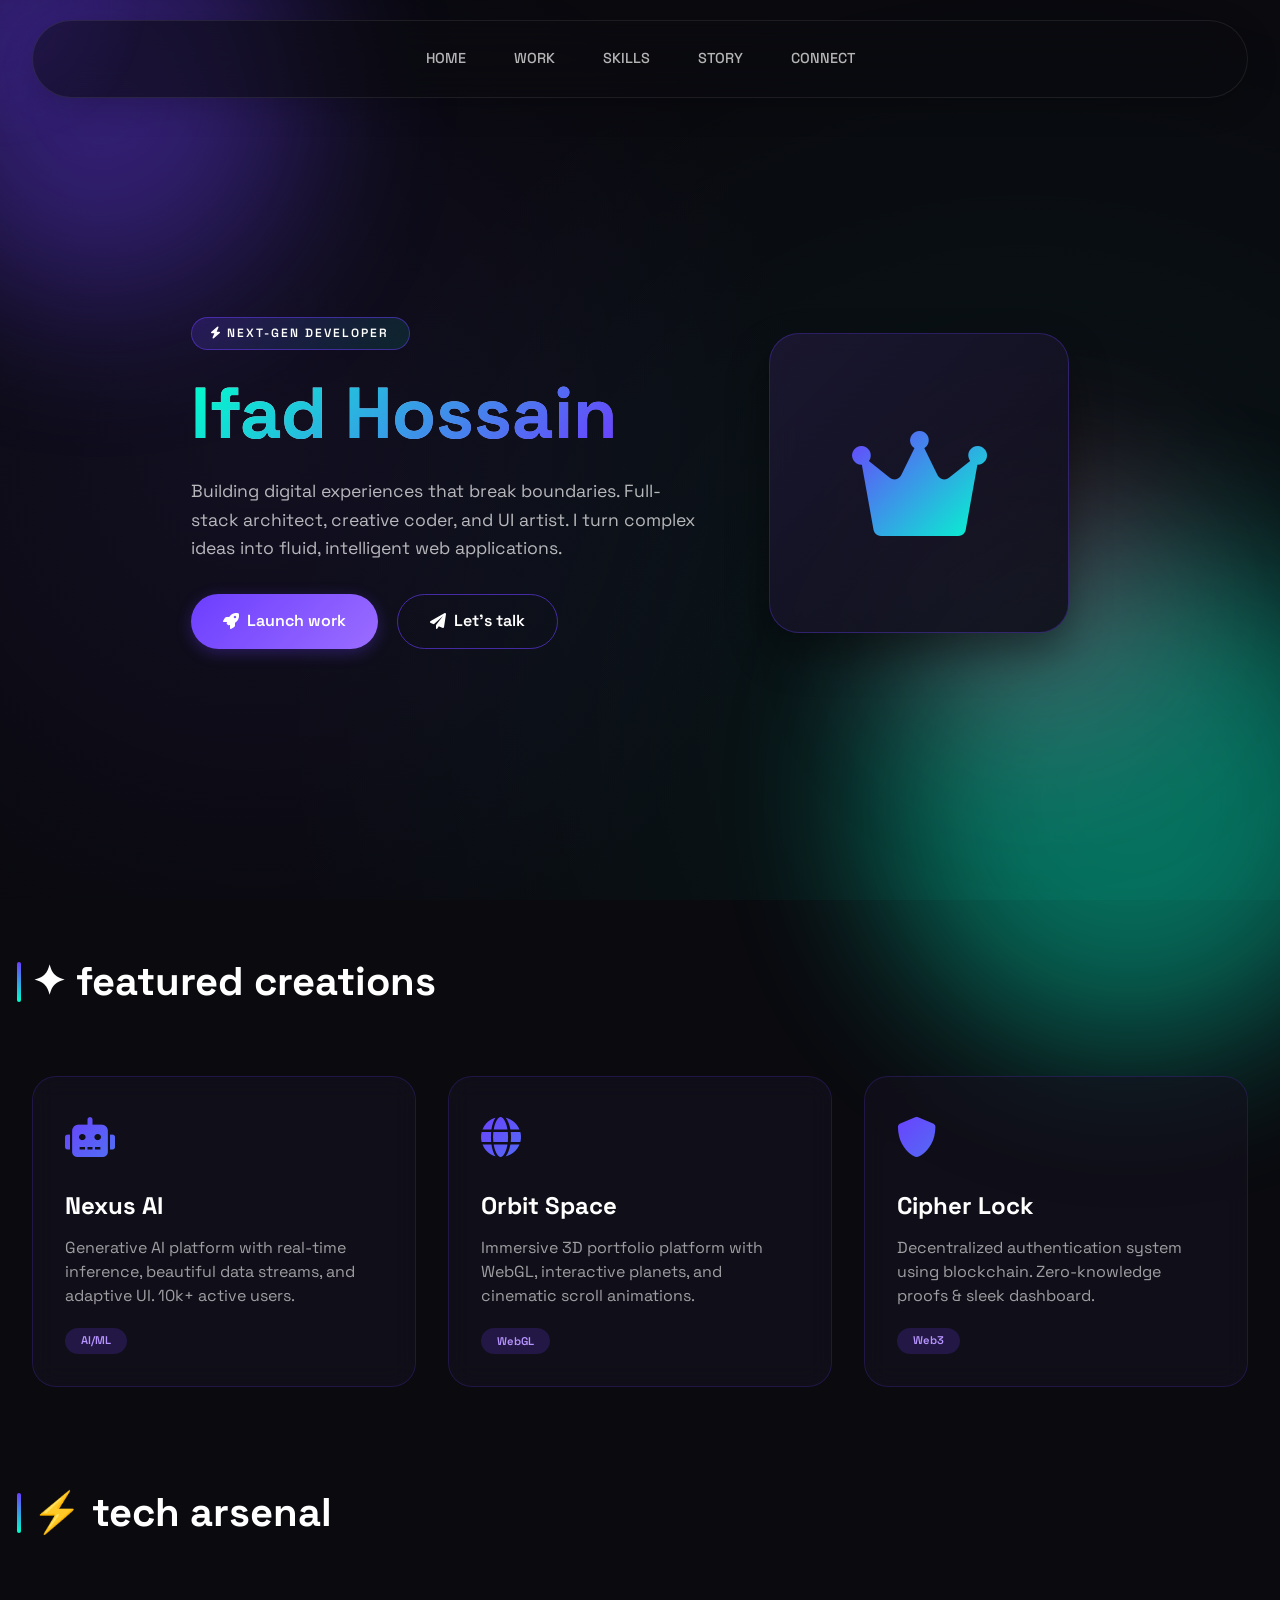
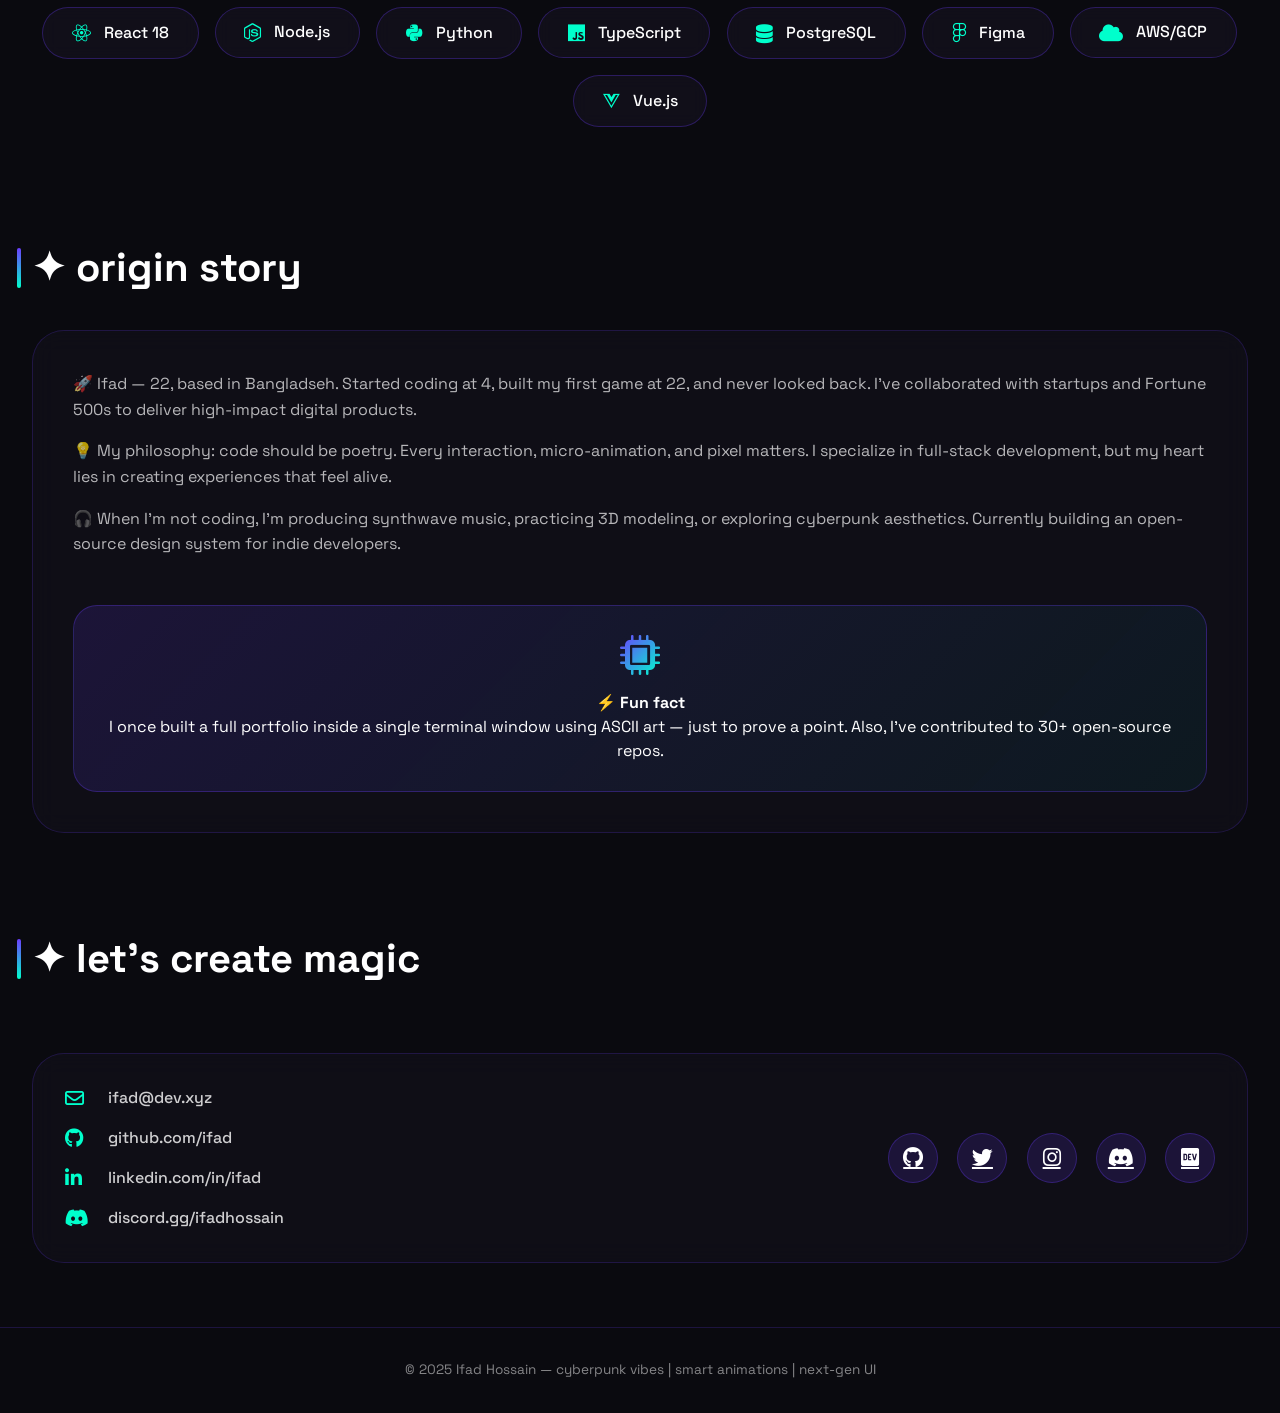
<file: 715490/index.html>
<!DOCTYPE html>
<html lang="en">
<head>
  <meta charset="UTF-8">
  <meta name="viewport" content="width=device-width, initial-scale=1.0, user-scalable=yes">
  <title>Ifad | Cyberpunk Portfolio</title>
  <!-- Google Fonts -->
  <link href="https://fonts.googleapis.com/css2?family=Space+Grotesk:wght@300;400;500;600;700&display=swap" rel="stylesheet">
  <!-- Font Awesome 6 -->
  <link rel="stylesheet" href="https://cdnjs.cloudflare.com/ajax/libs/font-awesome/6.0.0-beta3/css/all.min.css">
  <style>
    * {
      margin: 0;
      padding: 0;
      box-sizing: border-box;
    }

    body {
      font-family: 'Space Grotesk', sans-serif;
      background: #0a0a0f;
      color: #ffffff;
      line-height: 1.5;
      overflow-x: hidden;
    }

    /* animated gradient background */
    body::before {
      content: '';
      position: fixed;
      top: 0;
      left: 0;
      width: 100%;
      height: 100%;
      background: radial-gradient(circle at 20% 50%, rgba(120, 80, 255, 0.08) 0%, transparent 50%),
                  radial-gradient(circle at 80% 80%, rgba(0, 255, 200, 0.06) 0%, transparent 60%);
      pointer-events: none;
      z-index: -2;
    }

    /* floating orbs */
    .orb {
      position: fixed;
      border-radius: 50%;
      filter: blur(80px);
      opacity: 0.4;
      pointer-events: none;
      z-index: -1;
      animation: float 20s infinite ease-in-out;
    }
    .orb1 { width: 400px; height: 400px; background: #6c3eff; top: -100px; left: -100px; }
    .orb2 { width: 500px; height: 500px; background: #00ffcc; bottom: -150px; right: -100px; animation-delay: -5s; }
    .orb3 { width: 300px; height: 300px; background: #ff3e8c; top: 50%; left: 70%; animation-delay: -10s; opacity: 0.2; }

    @keyframes float {
      0%, 100% { transform: translate(0, 0) scale(1); }
      33% { transform: translate(30px, -30px) scale(1.05); }
      66% { transform: translate(-20px, 20px) scale(0.95); }
    }

    .container {
      max-width: 1300px;
      margin: 0 auto;
      padding: 0 2rem;
    }

    /* navbar - ultra modern glass */
    .navbar {
      padding: 1.2rem 0;
      display: flex;
      justify-content: center;
      gap: 3rem;
      position: sticky;
      top: 20px;
      z-index: 100;
      margin: 0 2rem;
      background: rgba(10, 10, 15, 0.6);
      backdrop-filter: blur(20px);
      border-radius: 60px;
      border: 1px solid rgba(255, 255, 255, 0.08);
      box-shadow: 0 8px 32px rgba(0, 0, 0, 0.2);
    }

    .navbar a {
      text-decoration: none;
      font-weight: 500;
      color: rgba(255, 255, 255, 0.7);
      font-size: 0.9rem;
      transition: all 0.3s cubic-bezier(0.2, 0.9, 0.4, 1.1);
      padding: 0.5rem 0;
      position: relative;
    }

    .navbar a::before {
      content: '';
      position: absolute;
      bottom: 0;
      left: 0;
      width: 0;
      height: 2px;
      background: linear-gradient(90deg, #6c3eff, #00ffcc);
      transition: width 0.3s ease;
    }

    .navbar a:hover::before {
      width: 100%;
    }

    .navbar a:hover {
      color: #ffffff;
      transform: translateY(-2px);
    }

    /* hero section */
    .hero {
      min-height: 90vh;
      display: flex;
      align-items: center;
      padding: 4rem 0;
    }

    .hero-content {
      display: flex;
      flex-wrap: wrap;
      align-items: center;
      justify-content: space-between;
      gap: 3rem;
    }

    .hero-text {
      flex: 1.2;
    }

    .glow-badge {
      display: inline-block;
      background: linear-gradient(135deg, rgba(108, 62, 255, 0.2), rgba(0, 255, 204, 0.1));
      padding: 0.4rem 1.2rem;
      border-radius: 40px;
      font-size: 0.75rem;
      font-weight: 600;
      letter-spacing: 2px;
      border: 1px solid rgba(108, 62, 255, 0.5);
      margin-bottom: 1.5rem;
      backdrop-filter: blur(4px);
    }

    .hero-text h1 {
      font-size: 4.5rem;
      font-weight: 700;
      line-height: 1.1;
      margin-bottom: 1.2rem;
      background: linear-gradient(135deg, #ffffff, #a8b2ff, #6c3eff);
      background-clip: text;
      -webkit-background-clip: text;
      color: transparent;
    }

    .hero-text .highlight {
      background: linear-gradient(135deg, #00ffcc, #6c3eff);
      background-clip: text;
      -webkit-background-clip: text;
      color: transparent;
      display: inline-block;
    }

    .hero-text p {
      font-size: 1.1rem;
      color: rgba(255, 255, 255, 0.7);
      max-width: 550px;
      margin: 1.5rem 0 2rem;
      line-height: 1.6;
    }

    .btn-group {
      display: flex;
      gap: 1.2rem;
      flex-wrap: wrap;
    }

    .btn-primary {
      background: linear-gradient(135deg, #6c3eff, #9b6dff);
      padding: 0.9rem 2rem;
      border-radius: 40px;
      text-decoration: none;
      font-weight: 600;
      transition: all 0.3s ease;
      box-shadow: 0 4px 15px rgba(108, 62, 255, 0.3);
      border: none;
      color: white;
      display: inline-flex;
      align-items: center;
      gap: 8px;
    }

    .btn-primary:hover {
      transform: translateY(-3px);
      box-shadow: 0 8px 25px rgba(108, 62, 255, 0.5);
      background: linear-gradient(135deg, #7d4eff, #ad7dff);
    }

    .btn-outline {
      background: transparent;
      border: 1.5px solid rgba(108, 62, 255, 0.6);
      padding: 0.9rem 2rem;
      border-radius: 40px;
      text-decoration: none;
      font-weight: 600;
      transition: all 0.3s ease;
      color: white;
      display: inline-flex;
      align-items: center;
      gap: 8px;
    }

    .btn-outline:hover {
      border-color: #6c3eff;
      background: rgba(108, 62, 255, 0.1);
      transform: translateY(-3px);
    }

    /* 3D tilt card avatar */
    .hero-avatar {
      flex: 0.8;
      display: flex;
      justify-content: center;
      perspective: 1000px;
    }

    .avatar-card {
      background: linear-gradient(135deg, rgba(30, 25, 55, 0.8), rgba(15, 15, 25, 0.9));
      width: 300px;
      height: 300px;
      border-radius: 30px;
      display: flex;
      align-items: center;
      justify-content: center;
      backdrop-filter: blur(10px);
      border: 1px solid rgba(108, 62, 255, 0.3);
      transition: all 0.4s ease;
      box-shadow: 0 20px 40px rgba(0, 0, 0, 0.4);
      transform-style: preserve-3d;
    }

    .avatar-card:hover {
      transform: rotateX(5deg) rotateY(10deg) translateY(-10px);
      border-color: rgba(108, 62, 255, 0.8);
      box-shadow: 0 30px 50px rgba(108, 62, 255, 0.2);
    }

    .avatar-card i {
      font-size: 120px;
      background: linear-gradient(135deg, #6c3eff, #00ffcc);
      background-clip: text;
      -webkit-background-clip: text;
      color: transparent;
    }

    /* section titles with neon */
    .section-title {
      font-size: 2.5rem;
      font-weight: 700;
      margin: 4rem 0 2rem;
      position: relative;
      display: inline-block;
    }

    .section-title::before {
      content: '';
      position: absolute;
      left: -15px;
      top: 50%;
      transform: translateY(-50%);
      width: 4px;
      height: 40px;
      background: linear-gradient(180deg, #6c3eff, #00ffcc);
      border-radius: 4px;
    }

    /* projects - modern glass cards */
    .projects-grid {
      display: grid;
      grid-template-columns: repeat(auto-fill, minmax(320px, 1fr));
      gap: 2rem;
      margin: 2rem 0;
    }

    .project-card {
      background: rgba(20, 18, 30, 0.6);
      backdrop-filter: blur(12px);
      border-radius: 24px;
      padding: 2rem;
      transition: all 0.4s cubic-bezier(0.2, 0.9, 0.4, 1.1);
      border: 1px solid rgba(108, 62, 255, 0.2);
      cursor: pointer;
      position: relative;
      overflow: hidden;
    }

    .project-card::before {
      content: '';
      position: absolute;
      top: 0;
      left: -100%;
      width: 100%;
      height: 100%;
      background: linear-gradient(90deg, transparent, rgba(108, 62, 255, 0.1), transparent);
      transition: left 0.5s ease;
    }

    .project-card:hover::before {
      left: 100%;
    }

    .project-card:hover {
      transform: translateY(-10px) scale(1.02);
      border-color: rgba(108, 62, 255, 0.6);
      box-shadow: 0 20px 40px rgba(0, 0, 0, 0.4), 0 0 20px rgba(108, 62, 255, 0.2);
    }

    .project-icon {
      font-size: 2.5rem;
      background: linear-gradient(135deg, #6c3eff, #00ffcc);
      background-clip: text;
      -webkit-background-clip: text;
      color: transparent;
      margin-bottom: 1.2rem;
    }

    .project-card h3 {
      font-size: 1.5rem;
      margin-bottom: 0.75rem;
    }

    .project-card p {
      color: rgba(255, 255, 255, 0.6);
      margin-bottom: 1.2rem;
      line-height: 1.5;
    }

    .project-tag {
      display: inline-block;
      background: rgba(108, 62, 255, 0.2);
      padding: 0.3rem 1rem;
      border-radius: 20px;
      font-size: 0.7rem;
      font-weight: 600;
      color: #b794ff;
    }

    /* skills - animated chips */
    .skills-wrapper {
      display: flex;
      flex-wrap: wrap;
      gap: 1rem;
      margin: 2rem 0 3rem;
      justify-content: center;
    }

    .skill-item {
      background: rgba(20, 18, 30, 0.7);
      backdrop-filter: blur(8px);
      padding: 0.8rem 1.8rem;
      border-radius: 50px;
      display: inline-flex;
      align-items: center;
      gap: 0.8rem;
      font-weight: 500;
      transition: all 0.3s ease;
      border: 1px solid rgba(108, 62, 255, 0.3);
      cursor: pointer;
    }

    .skill-item i {
      font-size: 1.2rem;
      color: #00ffcc;
    }

    .skill-item:hover {
      transform: translateY(-5px) scale(1.05);
      border-color: #6c3eff;
      background: rgba(108, 62, 255, 0.2);
      box-shadow: 0 10px 20px rgba(108, 62, 255, 0.2);
    }

    /* about - modern glass */
    .about-content {
      display: flex;
      flex-wrap: wrap;
      gap: 2rem;
      background: rgba(20, 18, 30, 0.5);
      backdrop-filter: blur(12px);
      border-radius: 32px;
      padding: 2.5rem;
      margin-bottom: 2rem;
      border: 1px solid rgba(108, 62, 255, 0.2);
    }

    .about-text p {
      margin-bottom: 1rem;
      color: rgba(255, 255, 255, 0.7);
      line-height: 1.6;
    }

    .about-highlight {
      flex: 1;
      background: linear-gradient(135deg, rgba(108, 62, 255, 0.15), rgba(0, 255, 204, 0.05));
      border-radius: 24px;
      padding: 1.8rem;
      text-align: center;
      border: 1px solid rgba(108, 62, 255, 0.3);
    }

    .about-highlight i {
      font-size: 2.5rem;
      background: linear-gradient(135deg, #6c3eff, #00ffcc);
      background-clip: text;
      -webkit-background-clip: text;
      color: transparent;
      margin-bottom: 1rem;
    }

    /* contact - futuristic */
    .contact-flex {
      display: flex;
      flex-wrap: wrap;
      gap: 2rem;
      justify-content: space-between;
      align-items: center;
      margin: 2rem 0 4rem;
      background: rgba(20, 18, 30, 0.5);
      backdrop-filter: blur(12px);
      border-radius: 32px;
      padding: 2rem;
      border: 1px solid rgba(108, 62, 255, 0.2);
    }

    .contact-info {
      display: flex;
      flex-direction: column;
      gap: 1rem;
    }

    .contact-info a {
      text-decoration: none;
      color: rgba(255, 255, 255, 0.8);
      font-weight: 500;
      display: inline-flex;
      align-items: center;
      gap: 0.8rem;
      transition: all 0.2s;
    }

    .contact-info a i {
      width: 30px;
      font-size: 1.2rem;
      color: #00ffcc;
    }

    .contact-info a:hover {
      color: #00ffcc;
      transform: translateX(8px);
    }

    .social-links {
      display: flex;
      gap: 1.2rem;
    }

    .social-links a {
      background: rgba(108, 62, 255, 0.15);
      width: 50px;
      height: 50px;
      border-radius: 50%;
      display: inline-flex;
      align-items: center;
      justify-content: center;
      color: white;
      font-size: 1.3rem;
      transition: all 0.3s ease;
      border: 1px solid rgba(108, 62, 255, 0.3);
    }

    .social-links a:hover {
      background: linear-gradient(135deg, #6c3eff, #00ffcc);
      transform: translateY(-5px) rotate(360deg);
      border-color: transparent;
    }

    footer {
      text-align: center;
      padding: 2rem;
      border-top: 1px solid rgba(108, 62, 255, 0.2);
      color: rgba(255, 255, 255, 0.5);
      font-size: 0.85rem;
    }

    /* scroll animations */
    .fade-up {
      opacity: 0;
      transform: translateY(40px);
      transition: all 0.7s cubic-bezier(0.2, 0.9, 0.4, 1.2);
    }

    .fade-up.appear {
      opacity: 1;
      transform: translateY(0);
    }

    /* cursor glow effect */
    .cursor-glow {
      width: 300px;
      height: 300px;
      background: radial-gradient(circle, rgba(108, 62, 255, 0.15) 0%, transparent 70%);
      position: fixed;
      pointer-events: none;
      border-radius: 50%;
      z-index: 9999;
      transition: transform 0.1s ease;
      transform: translate(-50%, -50%);
    }

    @media (max-width: 780px) {
      .hero-text h1 { font-size: 2.8rem; }
      .avatar-card { width: 220px; height: 220px; }
      .avatar-card i { font-size: 80px; }
      .navbar { gap: 1.5rem; margin: 0 1rem; }
      .container { padding: 0 1.2rem; }
      .section-title { font-size: 2rem; }
    }
  </style>
</head>
<body>

<div class="cursor-glow" id="cursorGlow"></div>
<div class="orb orb1"></div>
<div class="orb orb2"></div>
<div class="orb orb3"></div>

<nav class="navbar">
  <a href="#home">HOME</a>
  <a href="#projects">WORK</a>
  <a href="#skills">SKILLS</a>
  <a href="#about">STORY</a>
  <a href="#contact">CONNECT</a>
</nav>

<main>
  <section id="home" class="hero">
    <div class="container hero-content">
      <div class="hero-text">
        <div class="glow-badge">
          <i class="fas fa-bolt"></i> NEXT-GEN DEVELOPER
        </div>
        <h1> <span class="highlight">Ifad Hossain</span></h1>
        <p>Building digital experiences that break boundaries. Full-stack architect, creative coder, and UI artist. I turn complex ideas into fluid, intelligent web applications.</p>
        <div class="btn-group">
          <a href="#projects" class="btn-primary"><i class="fas fa-rocket"></i> Launch work</a>
          <a href="#contact" class="btn-outline"><i class="fas fa-paper-plane"></i> Let's talk</a>
        </div>
      </div>
      <div class="hero-avatar">
        <div class="avatar-card">
          <i class="fas fa-crown"></i>
        </div>
      </div>
    </div>
  </section>

  <div class="container" id="projects">
    <h2 class="section-title fade-up">✦ featured creations</h2>
    <div class="projects-grid">
      <div class="project-card fade-up">
        <div class="project-icon"><i class="fas fa-robot"></i></div>
        <h3>Nexus AI</h3>
        <p>Generative AI platform with real-time inference, beautiful data streams, and adaptive UI. 10k+ active users.</p>
        <span class="project-tag">AI/ML</span>
      </div>
      <div class="project-card fade-up">
        <div class="project-icon"><i class="fas fa-globe"></i></div>
        <h3>Orbit Space</h3>
        <p>Immersive 3D portfolio platform with WebGL, interactive planets, and cinematic scroll animations.</p>
        <span class="project-tag">WebGL</span>
      </div>
      <div class="project-card fade-up">
        <div class="project-icon"><i class="fas fa-shield-alt"></i></div>
        <h3>Cipher Lock</h3>
        <p>Decentralized authentication system using blockchain. Zero-knowledge proofs & sleek dashboard.</p>
        <span class="project-tag">Web3</span>
      </div>
    </div>
  </div>

  <div class="container" id="skills">
    <h2 class="section-title fade-up">⚡ tech arsenal</h2>
    <div class="skills-wrapper">
      <div class="skill-item fade-up"><i class="fab fa-react"></i> React 18</div>
      <div class="skill-item fade-up"><i class="fab fa-node-js"></i> Node.js</div>
      <div class="skill-item fade-up"><i class="fab fa-python"></i> Python</div>
      <div class="skill-item fade-up"><i class="fab fa-js"></i> TypeScript</div>
      <div class="skill-item fade-up"><i class="fas fa-database"></i> PostgreSQL</div>
      <div class="skill-item fade-up"><i class="fab fa-figma"></i> Figma</div>
      <div class="skill-item fade-up"><i class="fas fa-cloud"></i> AWS/GCP</div>
      <div class="skill-item fade-up"><i class="fab fa-vuejs"></i> Vue.js</div>
    </div>
  </div>

  <div class="container" id="about">
    <h2 class="section-title fade-up">✦ origin story</h2>
    <div class="about-content fade-up">
      <div class="about-text">
        <p>🚀 Ifad — 22, based in Bangladseh. Started coding at 4, built my first game at 22, and never looked back. I've collaborated with startups and Fortune 500s to deliver high-impact digital products.</p>
        <p>💡 My philosophy: code should be poetry. Every interaction, micro-animation, and pixel matters. I specialize in full-stack development, but my heart lies in creating experiences that feel alive.</p>
        <p>🎧 When I'm not coding, I'm producing synthwave music, practicing 3D modeling, or exploring cyberpunk aesthetics. Currently building an open-source design system for indie developers.</p>
      </div>
      <div class="about-highlight">
        <i class="fas fa-microchip"></i>
        <h4>⚡ Fun fact</h4>
        <p>I once built a full portfolio inside a single terminal window using ASCII art — just to prove a point. Also, I've contributed to 30+ open-source repos.</p>
      </div>
    </div>
  </div>

  <div class="container" id="contact">
    <h2 class="section-title fade-up">✦ let's create magic</h2>
    <div class="contact-flex fade-up">
      <div class="contact-info">
        <a href="mailto:nova.cipher@dev.xyz"><i class="far fa-envelope"></i> ifad@dev.xyz</a>
        <a href="#"><i class="fab fa-github"></i> github.com/ifad</a>
        <a href="#"><i class="fab fa-linkedin-in"></i> linkedin.com/in/ifad</a>
        <a href="#"><i class="fab fa-discord"></i> discord.gg/ifadhossain</a>
      </div>
      <div class="social-links">
        <a href="#"><i class="fab fa-github"></i></a>
        <a href="#"><i class="fab fa-twitter"></i></a>
        <a href="#"><i class="fab fa-instagram"></i></a>
        <a href="#"><i class="fab fa-discord"></i></a>
        <a href="#"><i class="fab fa-dev"></i></a>
      </div>
    </div>
  </div>
</main>

<footer>
  <p>© 2025 Ifad Hossain — cyberpunk vibes | smart animations | next-gen UI</p>
</footer>

<script>
  // cursor glow effect
  const cursor = document.getElementById('cursorGlow');
  document.addEventListener('mousemove', (e) => {
    cursor.style.left = e.clientX + 'px';
    cursor.style.top = e.clientY + 'px';
  });

  // Intersection Observer for fade-up animations
  const fadeElements = document.querySelectorAll('.fade-up');
  const observer = new IntersectionObserver((entries) => {
    entries.forEach(entry => {
      if (entry.isIntersecting) {
        entry.target.classList.add('appear');
        observer.unobserve(entry.target);
      }
    });
  }, { threshold: 0.15, rootMargin: "0px 0px -50px 0px" });

  fadeElements.forEach(el => observer.observe(el));

  // manual check on load
  window.addEventListener('load', () => {
    fadeElements.forEach(el => {
      const rect = el.getBoundingClientRect();
      if (rect.top < window.innerHeight - 100) {
        el.classList.add('appear');
        observer.unobserve(el);
      }
    });
  });

  // smooth scroll for navbar
  document.querySelectorAll('.navbar a').forEach(anchor => {
    anchor.addEventListener('click', function(e) {
      const targetId = this.getAttribute('href');
      if (targetId && targetId.startsWith('#') && targetId.length > 1) {
        e.preventDefault();
        const target = document.querySelector(targetId);
        if (target) {
          target.scrollIntoView({ behavior: 'smooth', block: 'start' });
          history.pushState(null, null, targetId);
        }
      }
    });
  });

  // parallax tilt for avatar card
  const avatar = document.querySelector('.avatar-card');
  if (avatar) {
    document.addEventListener('mousemove', (e) => {
      const rect = avatar.getBoundingClientRect();
      const x = (e.clientX - rect.left - rect.width / 2) / 25;
      const y = (e.clientY - rect.top - rect.height / 2) / 25;
      avatar.style.transform = `rotateX(${y}deg) rotateY(${x}deg) translateY(-5px)`;
    });
    document.addEventListener('mouseleave', () => {
      avatar.style.transform = 'rotateX(0deg) rotateY(0deg) translateY(0px)';
    });
  }
</script>
</body>
</html>
</file>
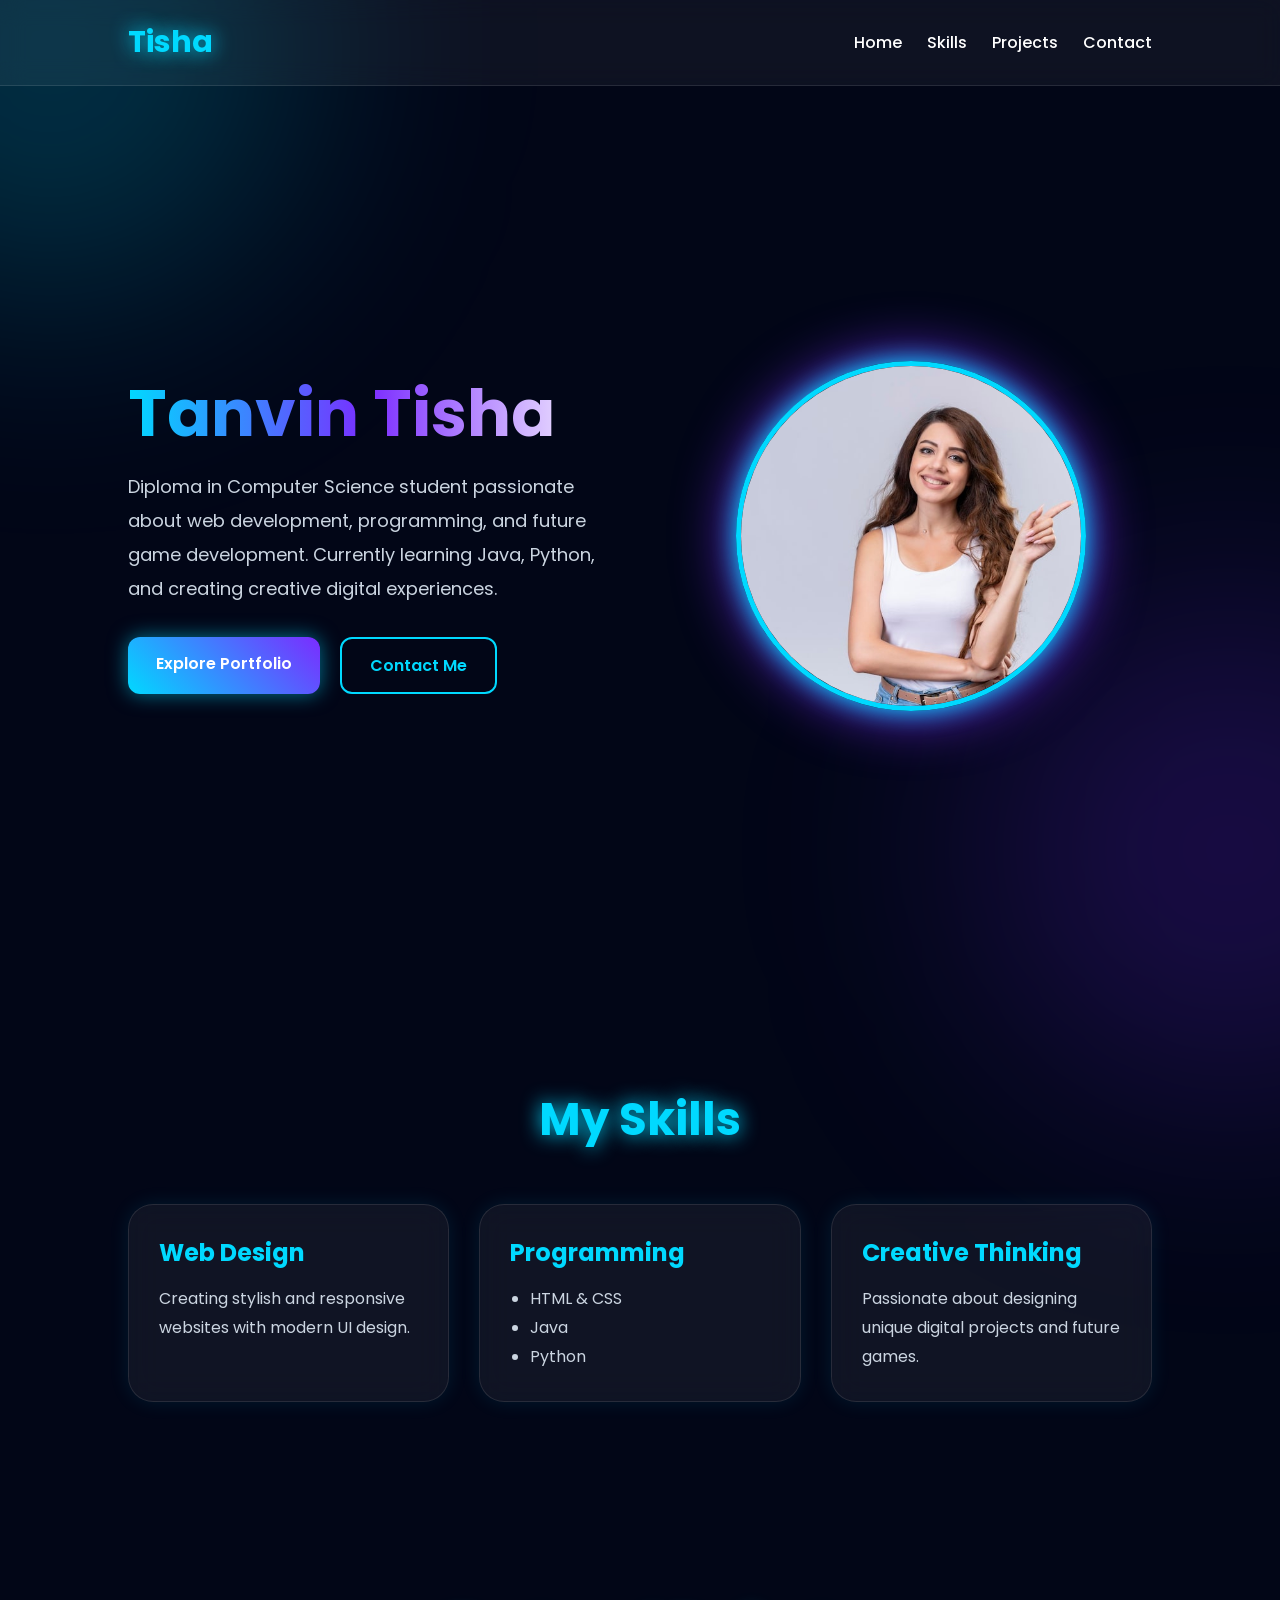
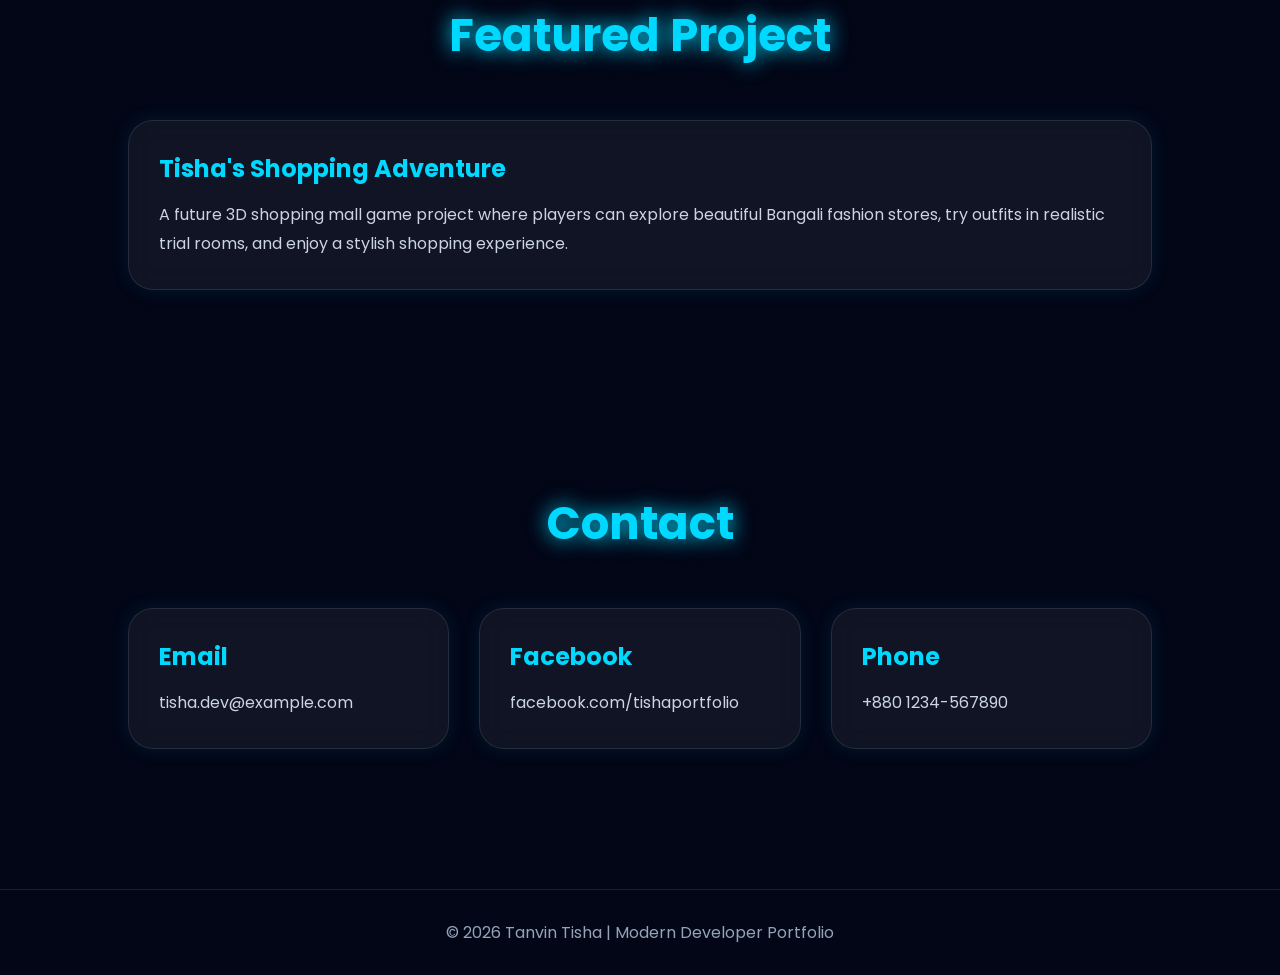
<file: assets/715458/index.html>
<!doctype html>
<html lang="en">
  <head>
    <meta charset="UTF-8" />
    <meta name="viewport" content="width=device-width, initial-scale=1.0" />
    <title>Tanvin Tisha | Portfolio</title>

    <link rel="preconnect" href="https://fonts.googleapis.com" />
    <link rel="preconnect" href="https://fonts.gstatic.com" crossorigin />

    <link
      href="https://fonts.googleapis.com/css2?family=Poppins:wght@300;400;500;600;700;800&display=swap"
      rel="stylesheet"
    />
    <link rel="stylesheet" href="style.css" />
  </head>

  <body>
    <nav>
      <h1>Tisha</h1>

      <ul>
        <li><a href="#">Home</a></li>
        <li><a href="#">Skills</a></li>
        <li><a href="#">Projects</a></li>
        <li><a href="#">Contact</a></li>
      </ul>
    </nav>

    <section class="hero">
      <div class="hero-text">
        <h2>Tanvin Tisha</h2>

        <p>
          Diploma in Computer Science student passionate about web development,
          programming, and future game development. Currently learning Java,
          Python, and creating creative digital experiences.
        </p>

        <div class="buttons">
          <a href="#" class="btn btn-primary">Explore Portfolio</a>

          <a href="#" class="btn btn-secondary">Contact Me</a>
        </div>
      </div>

      <div class="hero-image">
        <img src="profile.jpeg" alt="Profile" />
      </div>
    </section>

    <section>
      <h2 class="title">My Skills</h2>

      <div class="cards">
        <div class="card">
          <h3>Web Design</h3>
          <p>Creating stylish and responsive websites with modern UI design.</p>
        </div>

        <div class="card">
          <h3>Programming</h3>

          <ul>
            <li>HTML & CSS</li>
            <li>Java</li>
            <li>Python</li>
          </ul>
        </div>

        <div class="card">
          <h3>Creative Thinking</h3>

          <p>
            Passionate about designing unique digital projects and future games.
          </p>
        </div>
      </div>
    </section>

    <section>
      <h2 class="title">Featured Project</h2>

      <div class="cards">
        <div class="card">
          <h3>Tisha's Shopping Adventure</h3>

          <p>
            A future 3D shopping mall game project where players can explore
            beautiful Bangali fashion stores, try outfits in realistic trial
            rooms, and enjoy a stylish shopping experience.
          </p>
        </div>
      </div>
    </section>

    <section>
      <h2 class="title">Contact</h2>

      <div class="cards">
        <div class="card">
          <h3>Email</h3>
          <p>tisha.dev@example.com</p>
        </div>

        <div class="card">
          <h3>Facebook</h3>
          <p>facebook.com/tishaportfolio</p>
        </div>

        <div class="card">
          <h3>Phone</h3>
          <p>+880 1234-567890</p>
        </div>
      </div>
    </section>

    <footer>© 2026 Tanvin Tisha | Modern Developer Portfolio</footer>
  </body>
</html>
</file>
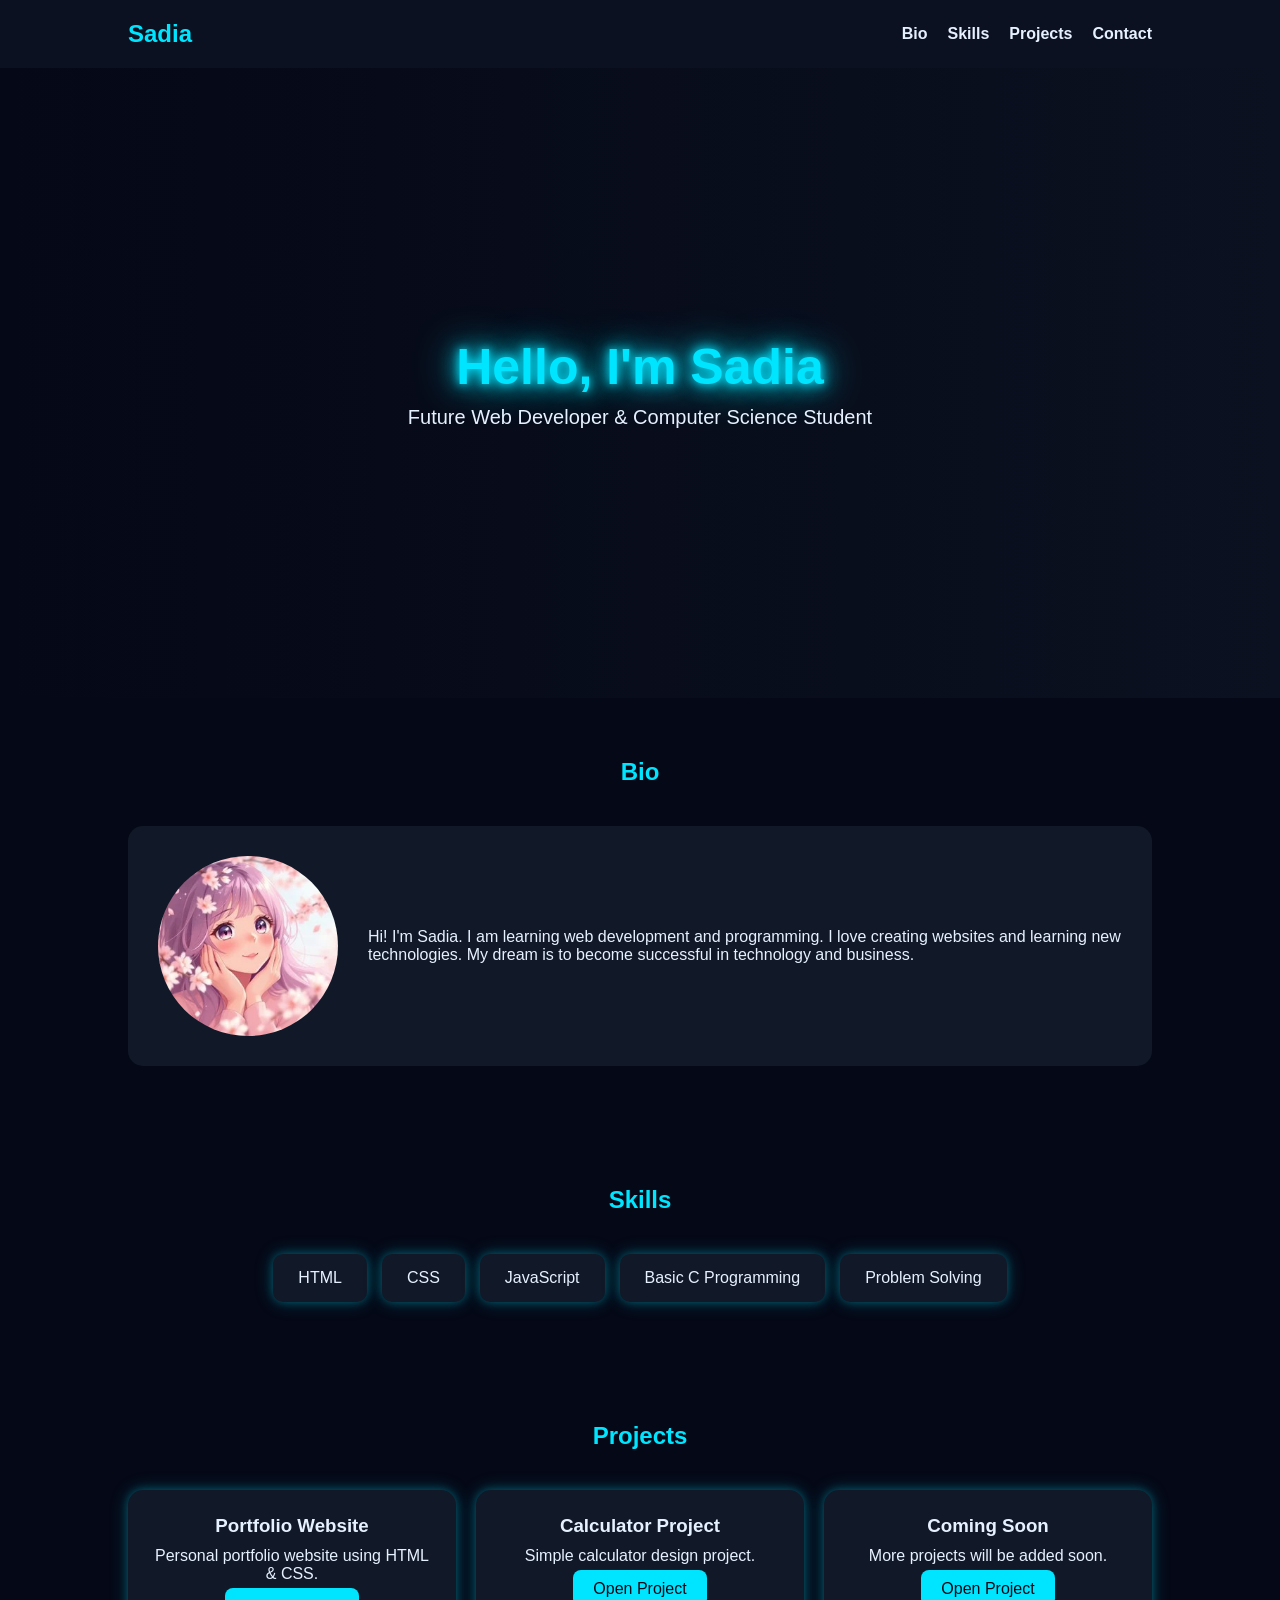
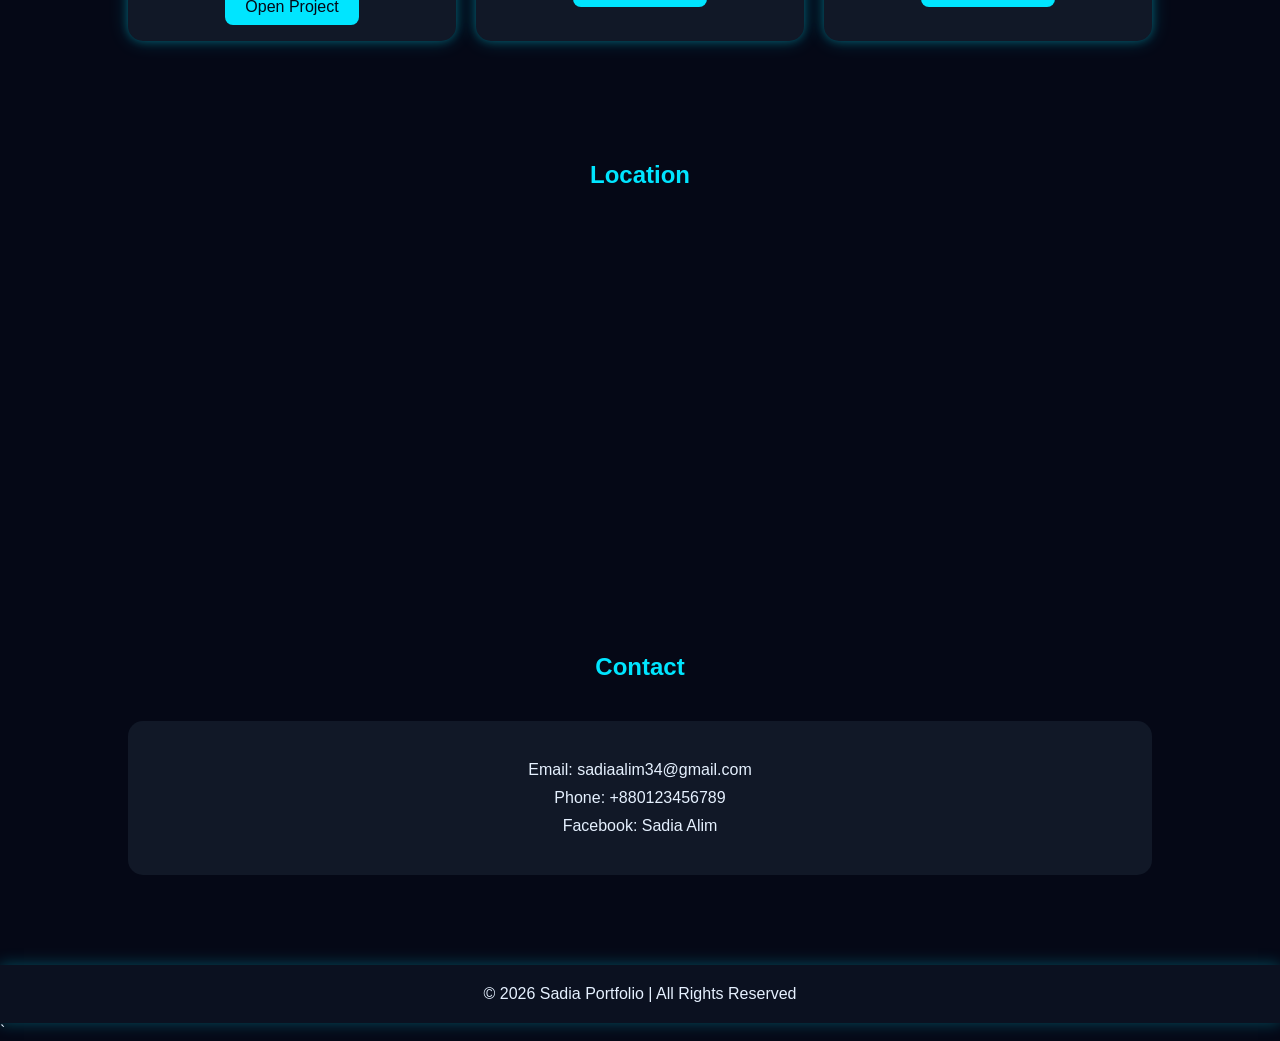
<file: assets/715483/index.html>
<!DOCTYPE html>
<html lang="en">
<head>
    <meta charset="UTF-8">
    <meta name="viewport" content="width=device-width, initial-scale=1.0">
    <title>Sadia Portfolio</title>
    <link rel="stylesheet" href="style.css">
</head>
<body>

    <!-- Navbar -->
    <nav>
        <h2 class="logo">Sadia</h2>

        <ul>
            <li><a href="#bio">Bio</a></li>
            <li><a href="#skills">Skills</a></li>
            <li><a href="#projects">Projects</a></li>
            <li><a href="#contact">Contact</a></li>
        </ul>
    </nav>

    <!-- Hero Section -->
    <section class="hero">
        <div class="hero-text">
            <h1>Hello, I'm Sadia</h1>
            <p>Future Web Developer & Computer Science Student</p>
        </div>
    </section>

    <!-- Bio Section -->
    <section id="bio" class="section">
        <h2>Bio</h2>

        <div class="bio-container">
            <img src="profile.jpeg" alt="Profile Picture">

            <p>
                Hi! I'm Sadia. I am learning web development and programming.
                I love creating websites and learning new technologies.
                My dream is to become successful in technology and business.
            </p>
        </div>
    </section>

    <!-- Skills Section -->
    <section id="skills" class="section">
        <h2>Skills</h2>

        <div class="skills-box">
            <div class="skill">HTML</div>
            <div class="skill">CSS</div>
            <div class="skill">JavaScript</div>
            <div class="skill">Basic C Programming</div>
            <div class="skill">Problem Solving</div>
        </div>
    </section>

    <!-- Projects Section -->
    <section id="projects" class="section">
        <h2>Projects</h2>

        <div class="project-container">

            <div class="project-card">
                <h3>Portfolio Website</h3>
                <p>Personal portfolio website using HTML & CSS.</p>
                <a href="https://github.com" target="_blank">Open Project</a>
            </div>

            <div class="project-card">
                <h3>Calculator Project</h3>
                <p>Simple calculator design project.</p>
                <a href="https://github.com" target="_blank">Open Project</a>
            </div>

            <div class="project-card">
                <h3>Coming Soon</h3>
                <p>More projects will be added soon.</p>
                <a href="#">Open Project</a>
            </div>

        </div>
    </section>

    <!-- Location Section -->
    <section class="section">
        <h2>Location</h2>

        <div class="map-container">
            <iframe
                src="https://www.google.com/maps/embed?pb=!1m18!1m12!1m3!1d14581.773248621536!2d89.370487!3d24.846522!2m3!1f0!2f0!3f0!3m2!1i1024!2i768!4f13.1!3m3!1m2!1s0x39fcbc9c9d4f5a6f%3A0x5d6b52cb7f4b8d2d!2sBogra!5e0!3m2!1sen!2sbd!4v1710000000000!5m2!1sen!2sbd"
                width="100%"
                height="300"
                style="border:0;"
                allowfullscreen=""
                loading="lazy">
            </iframe>
        </div>
    </section>

    <!-- Contact Section -->
    <section id="contact" class="section">
        <h2>Contact</h2>

        <div class="contact-box">
            <p>Email: sadiaalim34@gmail.com</p>
            <p>Phone: +880123456789</p>
            <p>Facebook: Sadia Alim</p>
        </div>
    </section>

    <!-- Footer -->
    <footer>
        <p>© 2026 Sadia Portfolio | All Rights Reserved</p>
    </footer>

</body>
</html>
`
</file>
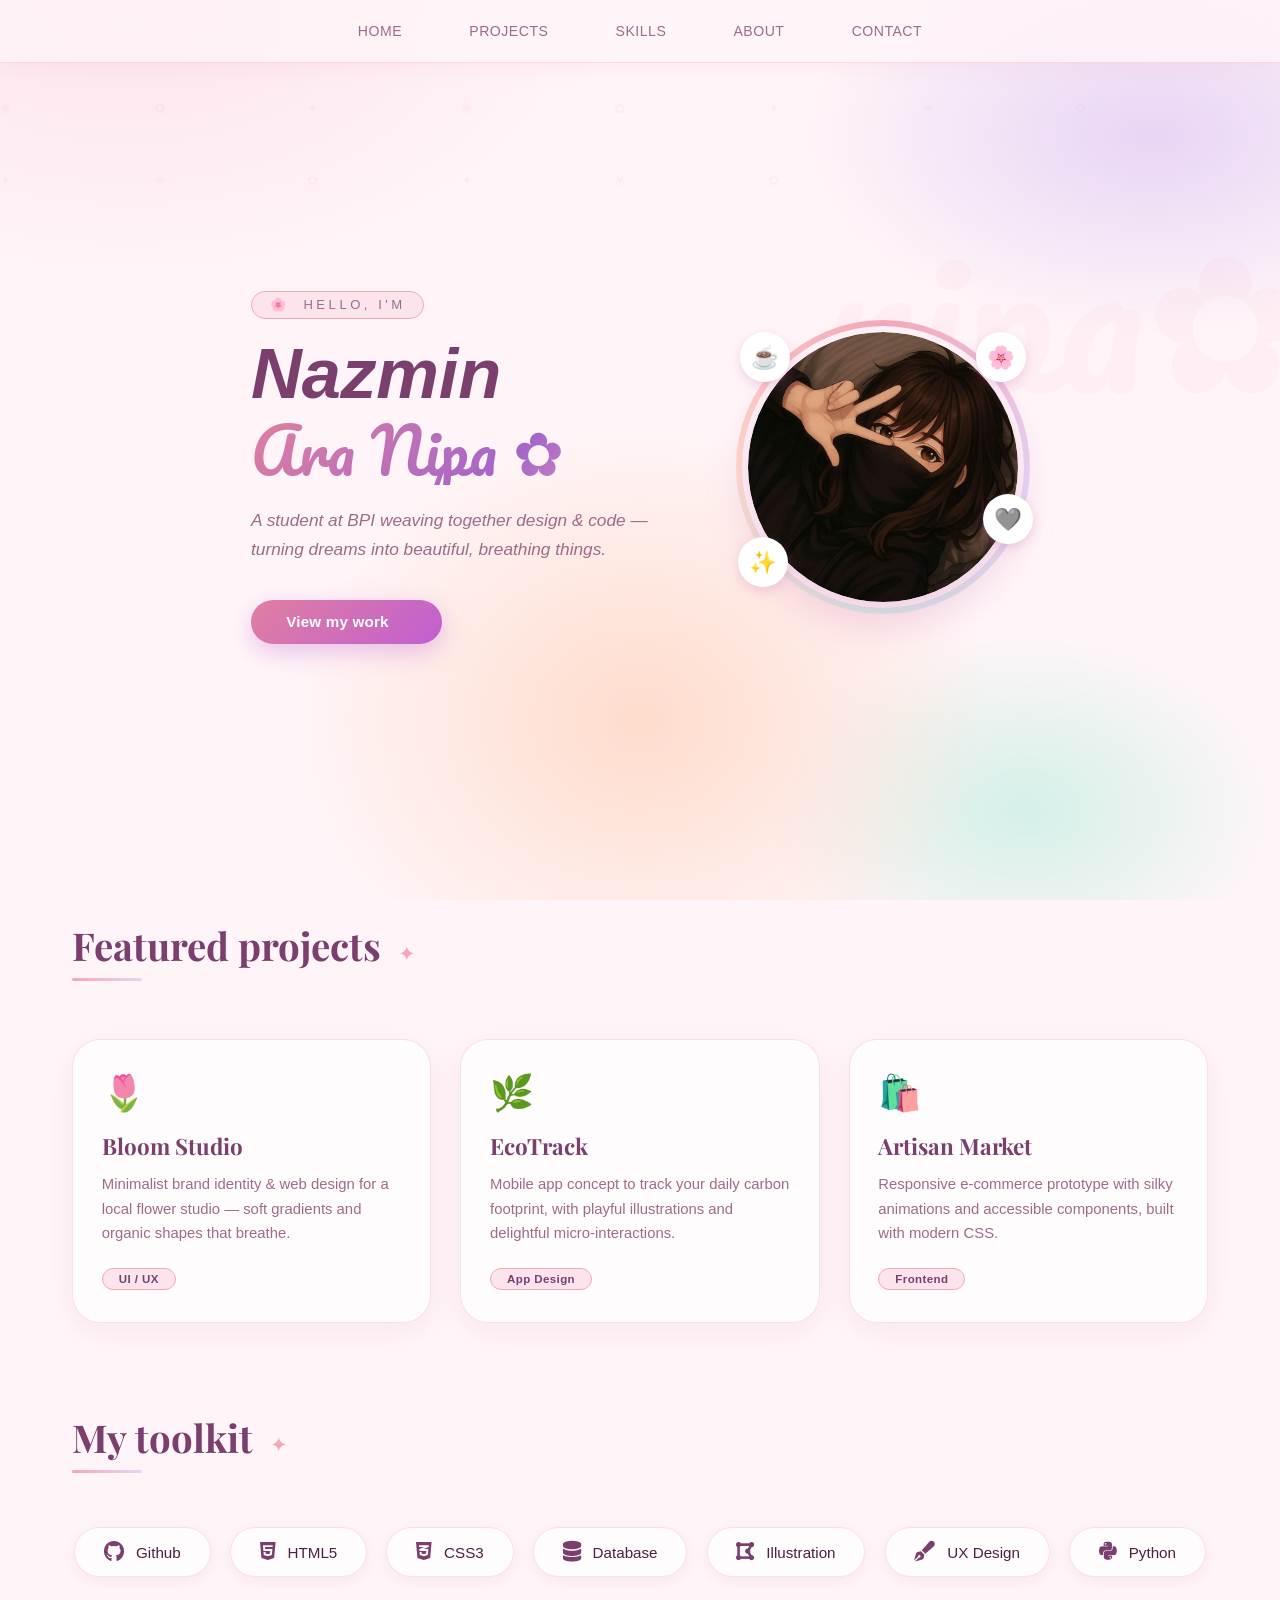
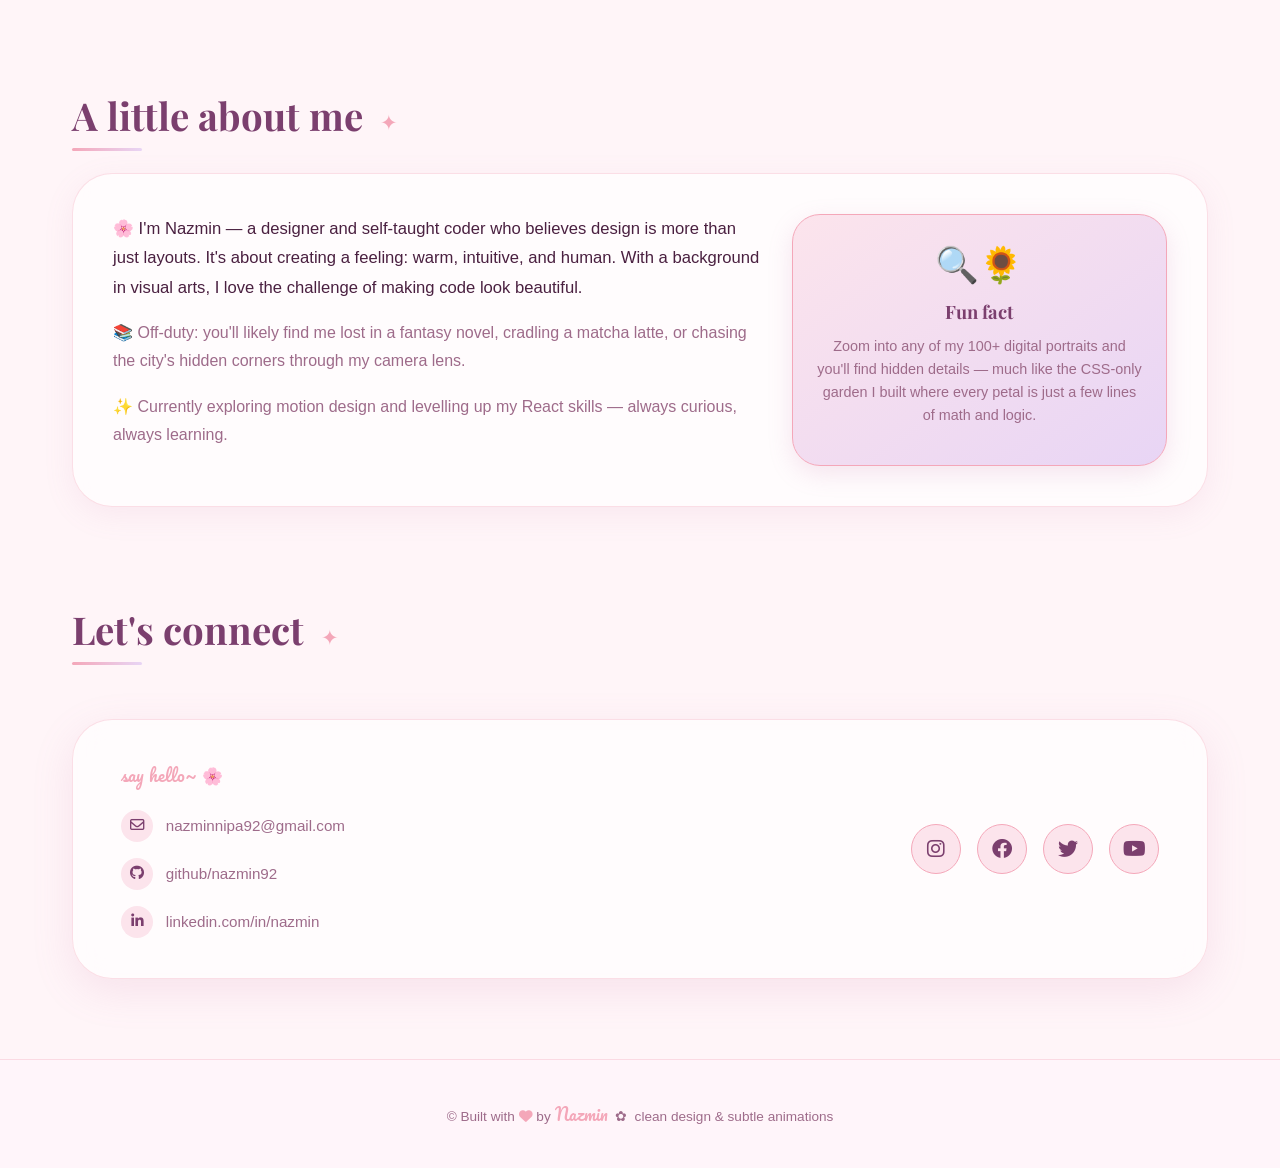
<file: assets/715492/index.html>
<!DOCTYPE html>
<html lang="en">
<head>
  <meta charset="UTF-8">
  <meta name="viewport" content="width=device-width, initial-scale=1.0, maximum-scale=1.0, user-scalable=yes, viewport-fit=cover">
  <title>Nazmin Ara Nipa ✿ Portfolio</title>
  <link href="https://fonts.googleapis.com/css2?family=Playfair+Display:ital,wght@0,400;0,600;0,700;1,400;1,600&family=Pacifico&family=DM+Sans:ital,opsz,wght@0,9..40,300;0,9..40,400;0,9..40,500;1,9..40,300&display=swap" rel="stylesheet">
  <link rel="stylesheet" href="https://cdnjs.cloudflare.com/ajax/libs/font-awesome/6.0.0-beta3/css/all.min.css">
  <link rel="stylesheet" href="style.css">
  <script src="script.js" defer></script>
</head>
<body>

  <!-- ══ NAV ══ -->
  <nav class="navbar">
    <a href="#home">Home</a>
    <a href="#projects">Projects</a>
    <a href="#skills">Skills</a>
    <a href="#about">About</a>
    <a href="#contact">Contact</a>
  </nav>

  <main>

    <!-- ══ HERO ══ -->
    <section id="home" class="hero">
      <div class="container hero-content">

        <div class="hero-text">
          <div class="greeting">🌸 &nbsp;Hello, I'm</div>
          <h1>
            <i>Nazmin</i>
            <span class="cursive-name">Ara Nipa ✿</span>
          </h1>
          <p>A student at BPI weaving together design & code — turning dreams into beautiful, breathing things.</p>
          <a href="#projects" class="btn">
            View my work &nbsp;<i class="fas fa-sparkles"></i>
          </a>
        </div>

        <div class="hero-avatar">
          <div class="avatar-wrap">
            <div class="avatar-circle">
              <img src="profile.jpg" alt="Nazmin Ara Nipa portrait">
            </div>
            <div class="badge badge-1">🌸</div>
            <div class="badge badge-2">✨</div>
            <div class="badge badge-3">🩶</div>
            <div class="badge badge-4">☕</div>

          </div>
        </div>

      </div>
    </section>

    <!-- ══ PROJECTS ══ -->
    <div class="container" id="projects">
      <h2 class="section-title fade-up">Featured projects <span class="title-deco">✦</span></h2>

      <div class="projects-grid">

        <div class="project-card fade-up">
          <div class="project-icon">🌷</div>
          <h3>Bloom Studio</h3>
          <p>Minimalist brand identity & web design for a local flower studio — soft gradients and organic shapes that breathe.</p>
          <span class="project-tag">UI / UX</span>
        </div>

        <div class="project-card fade-up">
          <div class="project-icon">🌿</div>
          <h3>EcoTrack</h3>
          <p>Mobile app concept to track your daily carbon footprint, with playful illustrations and delightful micro-interactions.</p>
          <span class="project-tag">App Design</span>
        </div>

        <div class="project-card fade-up">
          <div class="project-icon">🛍️</div>
          <h3>Artisan Market</h3>
          <p>Responsive e-commerce prototype with silky animations and accessible components, built with modern CSS.</p>
          <span class="project-tag">Frontend</span>
        </div>

      </div>
    </div>

    <!-- ══ SKILLS ══ -->
    <div class="container" id="skills">
      <h2 class="section-title fade-up">My toolkit <span class="title-deco">✦</span></h2>

      <div class="skills-wrapper">
        <div class="skill-item fade-up"><i class="fab fa-github"></i> Github</div>
        <div class="skill-item fade-up"><i class="fab fa-html5"></i> HTML5</div>
        <div class="skill-item fade-up"><i class="fab fa-css3-alt"></i> CSS3</div>
        <div class="skill-item fade-up"><i class="fas fa-database"></i> Database</div>
        <div class="skill-item fade-up"><i class="fas fa-draw-polygon"></i> Illustration</div>
        <div class="skill-item fade-up"><i class="fas fa-pen-fancy"></i> UX Design</div>
        <div class="skill-item fade-up"><i class="fab fa-python"></i> Python</div>
      </div>
    </div>

    <!-- ══ ABOUT ══ -->
    <div class="container" id="about">
      <h2 class="section-title fade-up">A little about me <span class="title-deco">✦</span></h2>

      <div class="about-content fade-up">
        <div class="about-text">
          <p>🌸 I'm Nazmin — a designer and self-taught coder who believes design is more than just layouts. It's about creating a feeling: warm, intuitive, and human. With a background in visual arts, I love the challenge of making code look beautiful.</p>
          <p>📚 Off-duty: you'll likely find me lost in a fantasy novel, cradling a matcha latte, or chasing the city's hidden corners through my camera lens.</p>
          <p>✨ Currently exploring motion design and levelling up my React skills — always curious, always learning.</p>
        </div>

        <div class="about-highlight">
          <span class="fun-emoji">🔍🌻</span>
          <h4>Fun fact</h4>
          <p>Zoom into any of my 100+ digital portraits and you'll find hidden details — much like the CSS-only garden I built where every petal is just a few lines of math and logic.</p>
        </div>
      </div>
    </div>

    <!-- ══ CONTACT ══ -->
    <div class="container" id="contact">
      <h2 class="section-title fade-up">Let's connect <span class="title-deco">✦</span></h2>

      <div class="contact-flex fade-up">
        <div>
          <p class="contact-label">say hello~ 🌸</p>
          <div class="contact-info">
            <a href="mailto:nazminnipa92@gmail.com">
              <i class="far fa-envelope"></i>
              nazminnipa92@gmail.com
            </a>
            <a href="#">
              <i class="fab fa-github"></i>
              github/nazmin92
            </a>
            <a href="#">
              <i class="fab fa-linkedin-in"></i>
              linkedin.com/in/nazmin
            </a>
          </div>
        </div>

        <div class="social-links">
          <a href="https://www.instagram.com" target="_blank" aria-label="Instagram"><i class="fab fa-instagram"></i></a>
          <a href="https://www.facebook.com" target="_blank" aria-label="Facebook"><i class="fab fa-facebook"></i></a>
          <a href="https://www.x.com"        target="_blank" aria-label="Twitter">  <i class="fab fa-twitter"></i></a>
          <a href="https://www.youtube.com"  target="_blank" aria-label="YouTube">  <i class="fab fa-youtube"></i></a>
        </div>
      </div>
    </div>

  </main>

  <!-- ══ FOOTER ══ -->
  <footer>
    <p>© Built with <i class="fas fa-heart" style="color:#f4a7b9;"></i> by <span class="footer-brand">Nazmin</span> &nbsp;✿&nbsp; clean design & subtle animations</p>
  </footer>
</body>
</html>
</file>
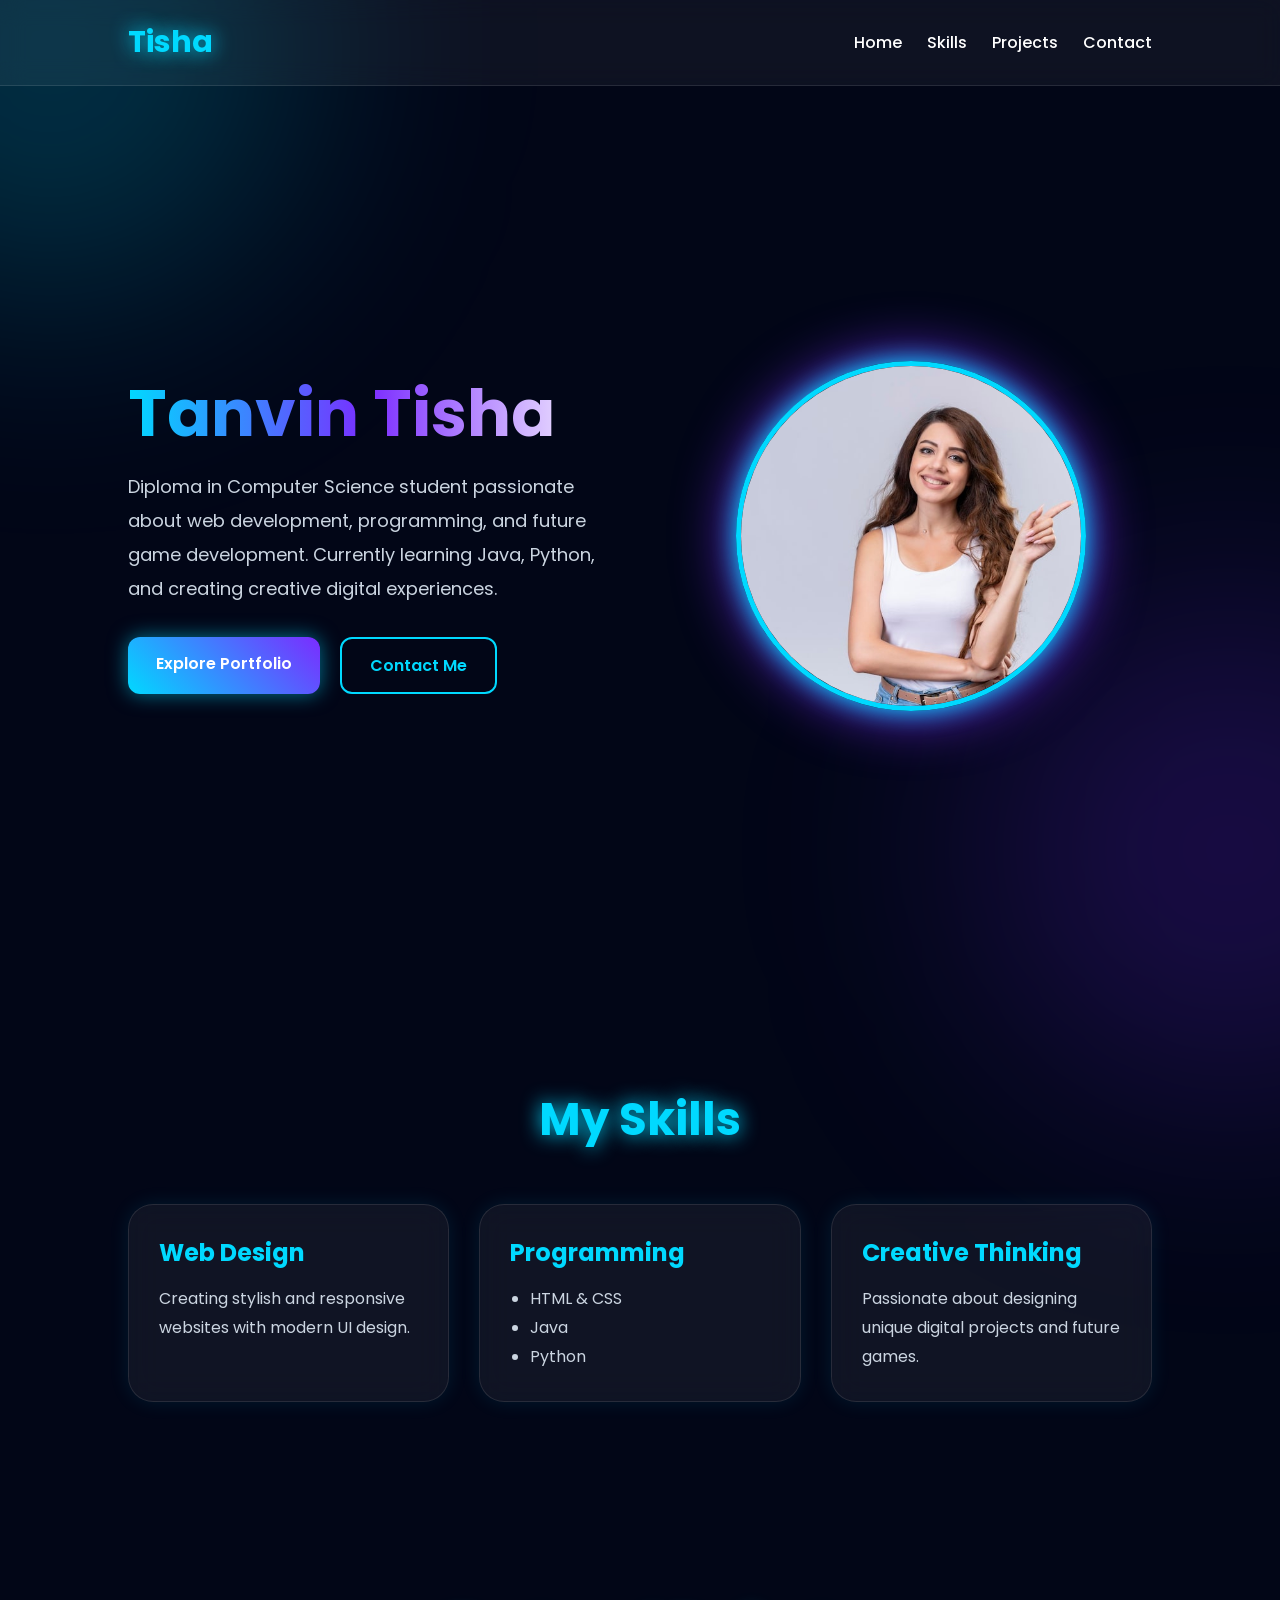
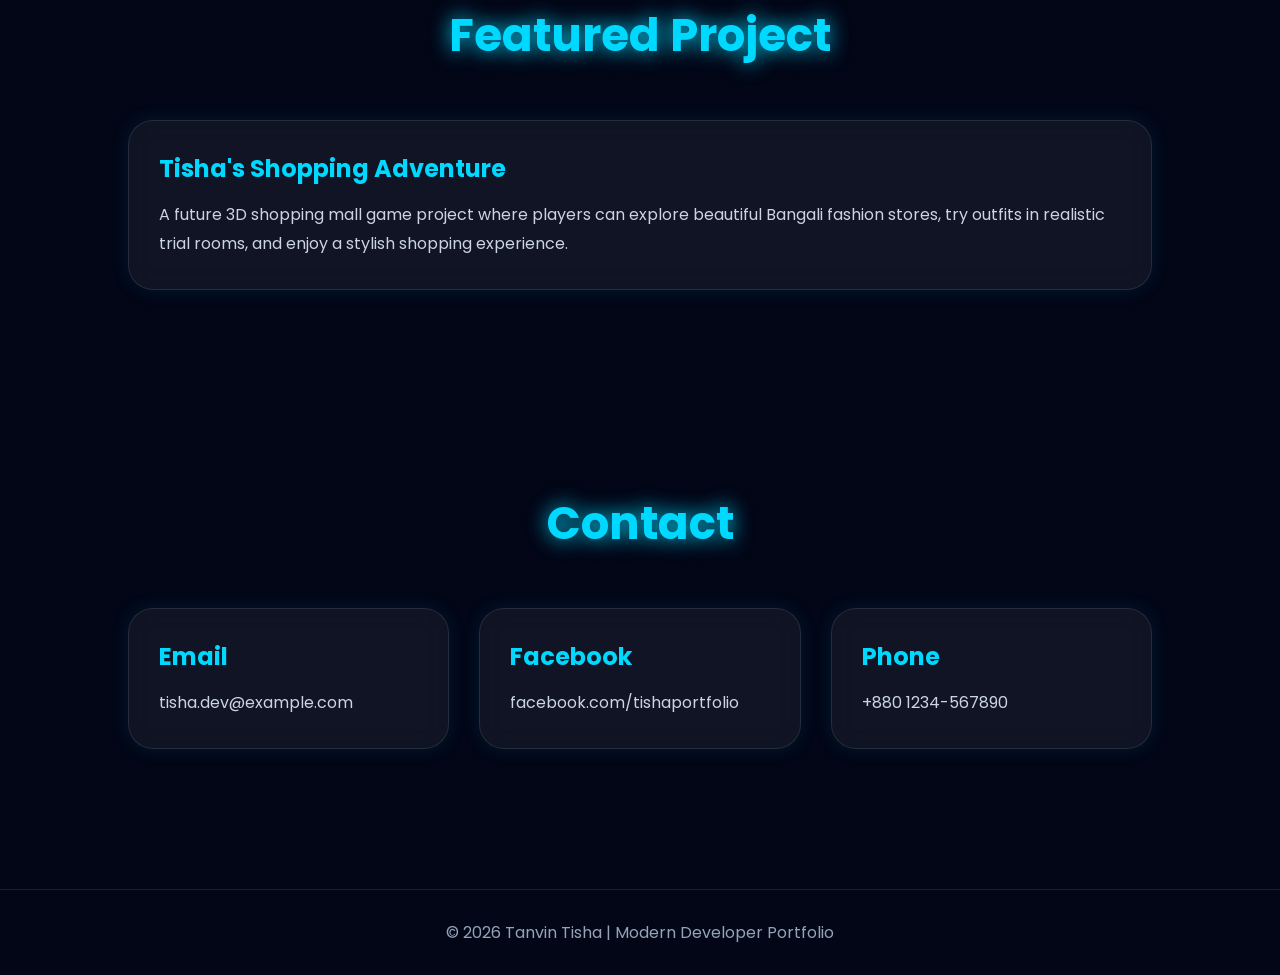
<file: pages/715458/index.html>
<!doctype html>
<html lang="en">
  <head>
    <meta charset="UTF-8" />
    <meta name="viewport" content="width=device-width, initial-scale=1.0" />
    <title>Tanvin Tisha | Portfolio</title>

    <link rel="preconnect" href="https://fonts.googleapis.com" />
    <link rel="preconnect" href="https://fonts.gstatic.com" crossorigin />

    <link
      href="https://fonts.googleapis.com/css2?family=Poppins:wght@300;400;500;600;700;800&display=swap"
      rel="stylesheet"
    />
    <link rel="stylesheet" href="css/style.css" />
  </head>

  <body>
    <nav>
      <h1>Tisha</h1>

      <ul>
        <li><a href="#">Home</a></li>
        <li><a href="#">Skills</a></li>
        <li><a href="#">Projects</a></li>
        <li><a href="#">Contact</a></li>
      </ul>
    </nav>

    <section class="hero">
      <div class="hero-text">
        <h2>Tanvin Tisha</h2>

        <p>
          Diploma in Computer Science student passionate about web development,
          programming, and future game development. Currently learning Java,
          Python, and creating creative digital experiences.
        </p>

        <div class="buttons">
          <a href="#" class="btn btn-primary">Explore Portfolio</a>

          <a href="#" class="btn btn-secondary">Contact Me</a>
        </div>
      </div>

      <div class="hero-image">
        <img src="assets/profile.jpeg" alt="Profile" />
      </div>
    </section>

    <section>
      <h2 class="title">My Skills</h2>

      <div class="cards">
        <div class="card">
          <h3>Web Design</h3>
          <p>Creating stylish and responsive websites with modern UI design.</p>
        </div>

        <div class="card">
          <h3>Programming</h3>

          <ul>
            <li>HTML & CSS</li>
            <li>Java</li>
            <li>Python</li>
          </ul>
        </div>

        <div class="card">
          <h3>Creative Thinking</h3>

          <p>
            Passionate about designing unique digital projects and future games.
          </p>
        </div>
      </div>
    </section>

    <section>
      <h2 class="title">Featured Project</h2>

      <div class="cards">
        <div class="card">
          <h3>Tisha's Shopping Adventure</h3>

          <p>
            A future 3D shopping mall game project where players can explore
            beautiful Bangali fashion stores, try outfits in realistic trial
            rooms, and enjoy a stylish shopping experience.
          </p>
        </div>
      </div>
    </section>

    <section>
      <h2 class="title">Contact</h2>

      <div class="cards">
        <div class="card">
          <h3>Email</h3>
          <p>tisha.dev@example.com</p>
        </div>

        <div class="card">
          <h3>Facebook</h3>
          <p>facebook.com/tishaportfolio</p>
        </div>

        <div class="card">
          <h3>Phone</h3>
          <p>+880 1234-567890</p>
        </div>
      </div>
    </section>

    <footer>© 2026 Tanvin Tisha | Modern Developer Portfolio</footer>
  </body>
</html>
</file>
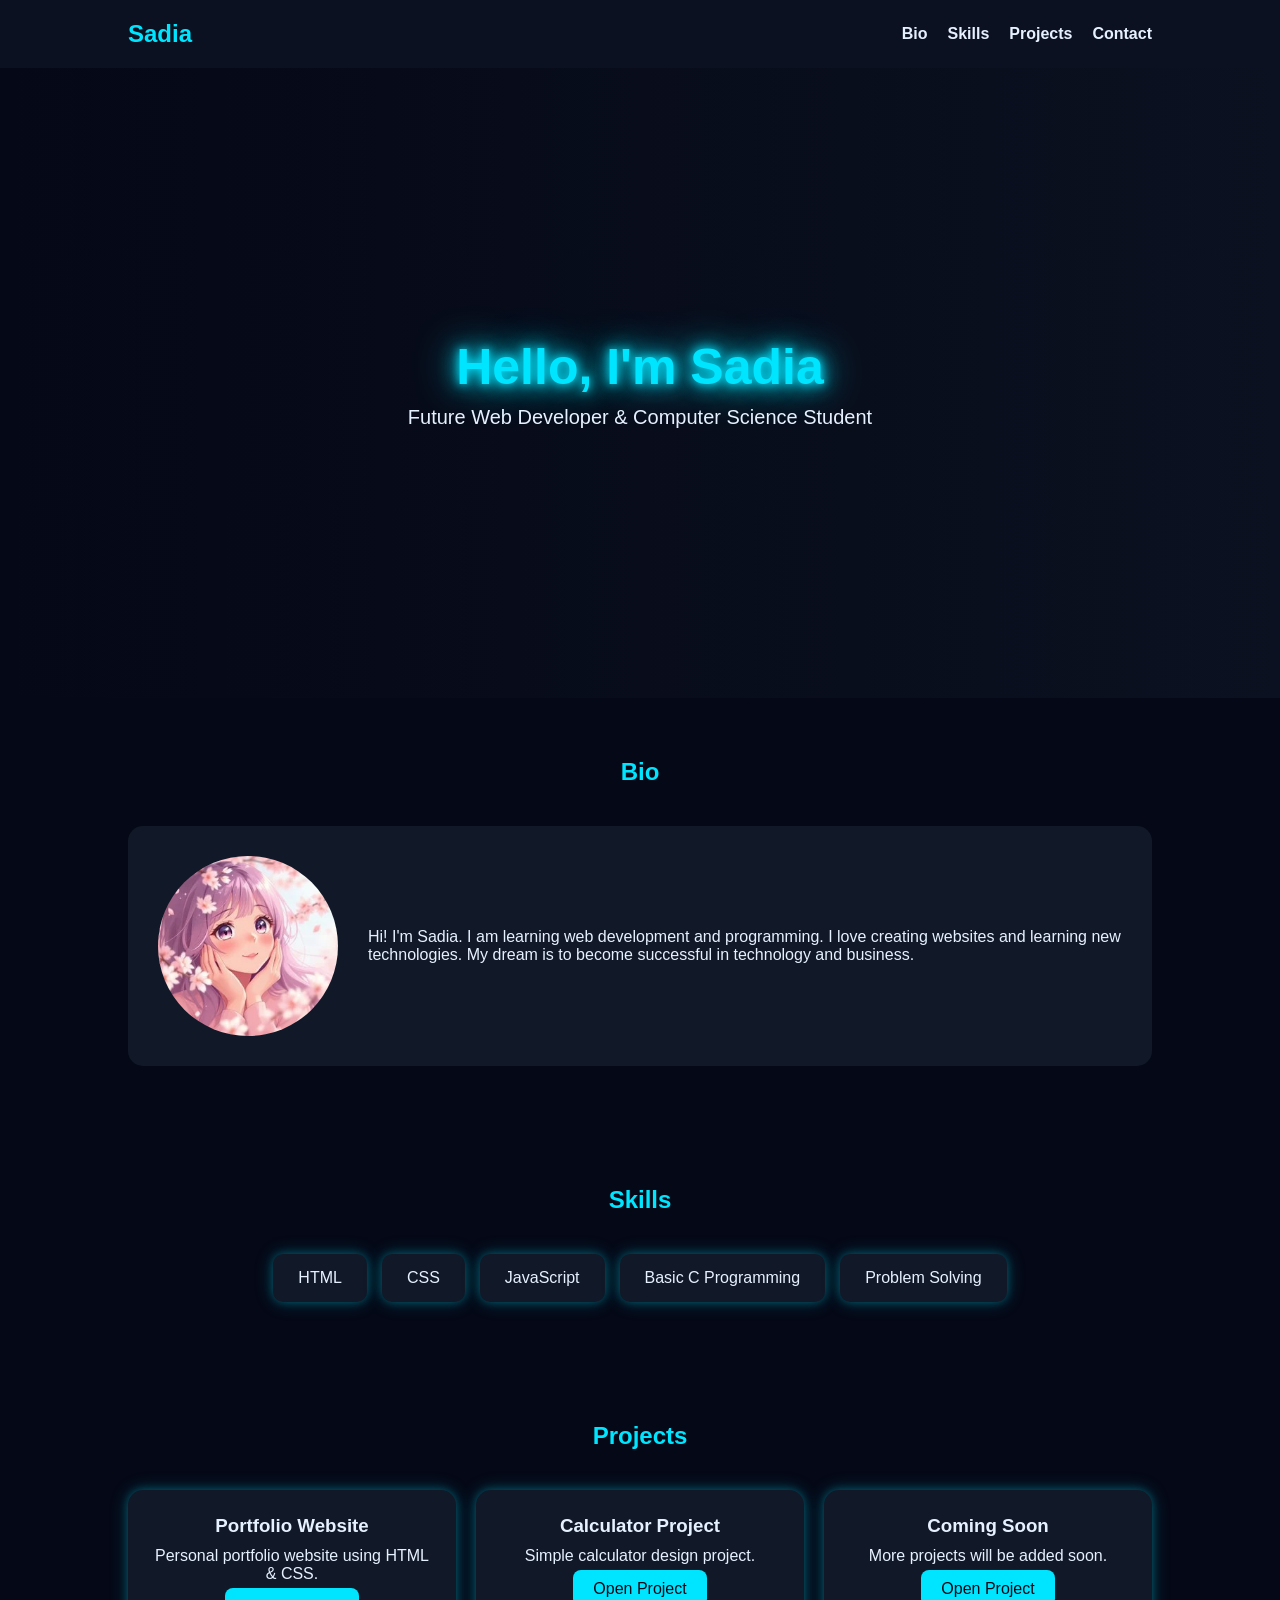
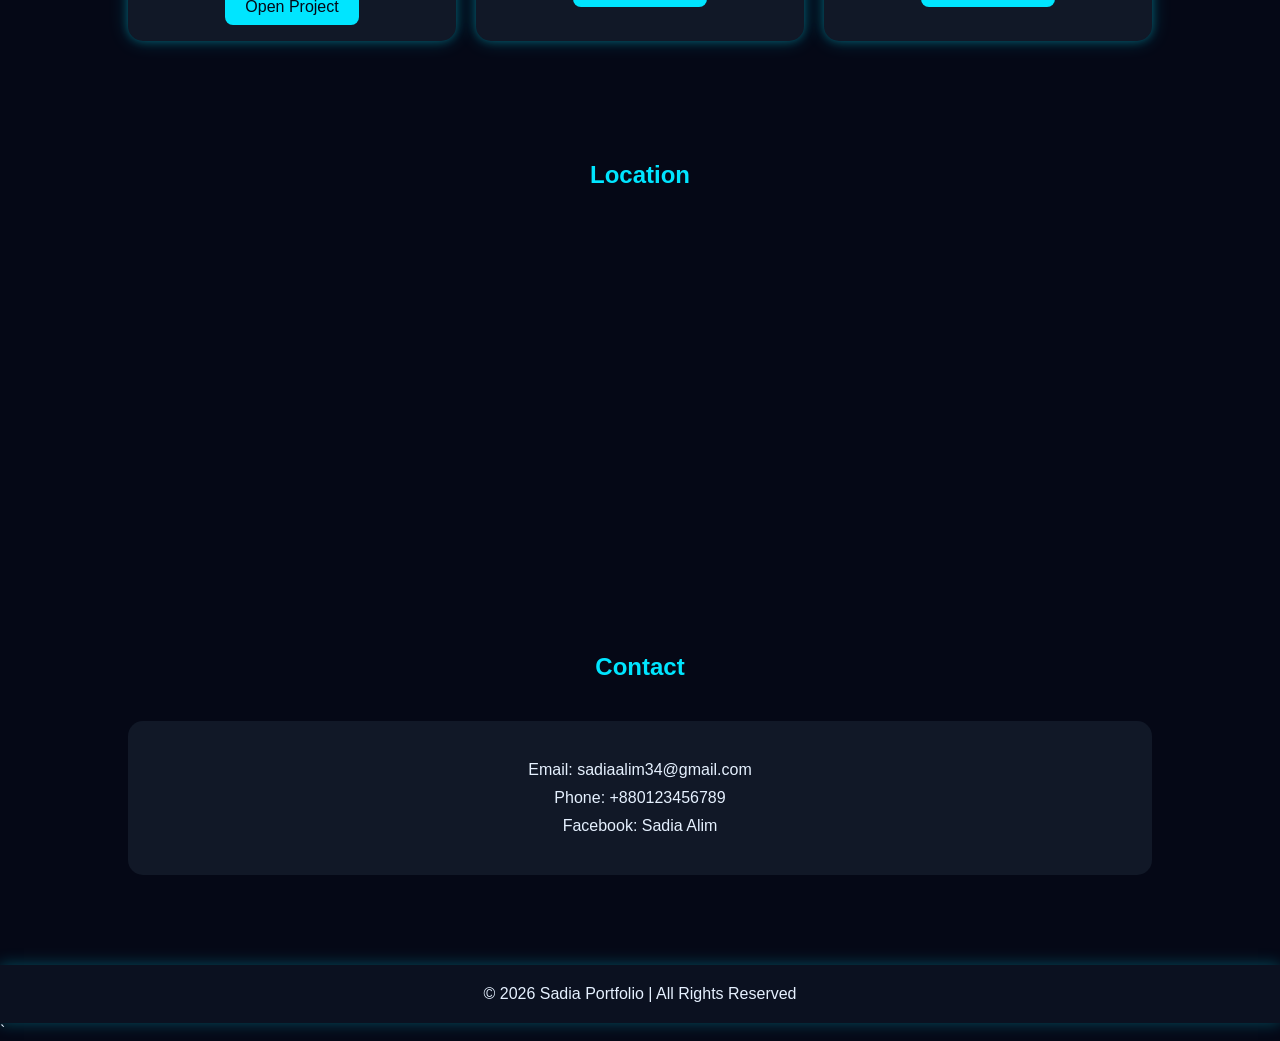
<file: pages/715483/index.html>
<!doctype html>
<html lang="en">
  <head>
    <meta charset="UTF-8" />
    <meta name="viewport" content="width=device-width, initial-scale=1.0" />
    <title>Sadia Portfolio</title>
    <link rel="stylesheet" href="css/style.css" />
  </head>
  <body>
    <!-- Navbar -->
    <nav>
      <h2 class="logo">Sadia</h2>

      <ul>
        <li><a href="#bio">Bio</a></li>
        <li><a href="#skills">Skills</a></li>
        <li><a href="#projects">Projects</a></li>
        <li><a href="#contact">Contact</a></li>
      </ul>
    </nav>

    <!-- Hero Section -->
    <section class="hero">
      <div class="hero-text">
        <h1>Hello, I'm Sadia</h1>
        <p>Future Web Developer & Computer Science Student</p>
      </div>
    </section>

    <!-- Bio Section -->
    <section id="bio" class="section">
      <h2>Bio</h2>

      <div class="bio-container">
        <img src="assets/profile.jpeg" alt="Profile Picture" />

        <p>
          Hi! I'm Sadia. I am learning web development and programming. I love
          creating websites and learning new technologies. My dream is to become
          successful in technology and business.
        </p>
      </div>
    </section>

    <!-- Skills Section -->
    <section id="skills" class="section">
      <h2>Skills</h2>

      <div class="skills-box">
        <div class="skill">HTML</div>
        <div class="skill">CSS</div>
        <div class="skill">JavaScript</div>
        <div class="skill">Basic C Programming</div>
        <div class="skill">Problem Solving</div>
      </div>
    </section>

    <!-- Projects Section -->
    <section id="projects" class="section">
      <h2>Projects</h2>

      <div class="project-container">
        <div class="project-card">
          <h3>Portfolio Website</h3>
          <p>Personal portfolio website using HTML & CSS.</p>
          <a href="https://github.com" target="_blank">Open Project</a>
        </div>

        <div class="project-card">
          <h3>Calculator Project</h3>
          <p>Simple calculator design project.</p>
          <a href="https://github.com" target="_blank">Open Project</a>
        </div>

        <div class="project-card">
          <h3>Coming Soon</h3>
          <p>More projects will be added soon.</p>
          <a href="#">Open Project</a>
        </div>
      </div>
    </section>

    <!-- Location Section -->
    <section class="section">
      <h2>Location</h2>

      <div class="map-container">
        <iframe
          src="https://www.google.com/maps/embed?pb=!1m18!1m12!1m3!1d14581.773248621536!2d89.370487!3d24.846522!2m3!1f0!2f0!3f0!3m2!1i1024!2i768!4f13.1!3m3!1m2!1s0x39fcbc9c9d4f5a6f%3A0x5d6b52cb7f4b8d2d!2sBogra!5e0!3m2!1sen!2sbd!4v1710000000000!5m2!1sen!2sbd"
          width="100%"
          height="300"
          style="border: 0"
          allowfullscreen=""
          loading="lazy"
        >
        </iframe>
      </div>
    </section>

    <!-- Contact Section -->
    <section id="contact" class="section">
      <h2>Contact</h2>

      <div class="contact-box">
        <p>Email: sadiaalim34@gmail.com</p>
        <p>Phone: +880123456789</p>
        <p>Facebook: Sadia Alim</p>
      </div>
    </section>

    <!-- Footer -->
    <footer>
      <p>© 2026 Sadia Portfolio | All Rights Reserved</p>
    </footer>
  </body>
</html>
`
</file>
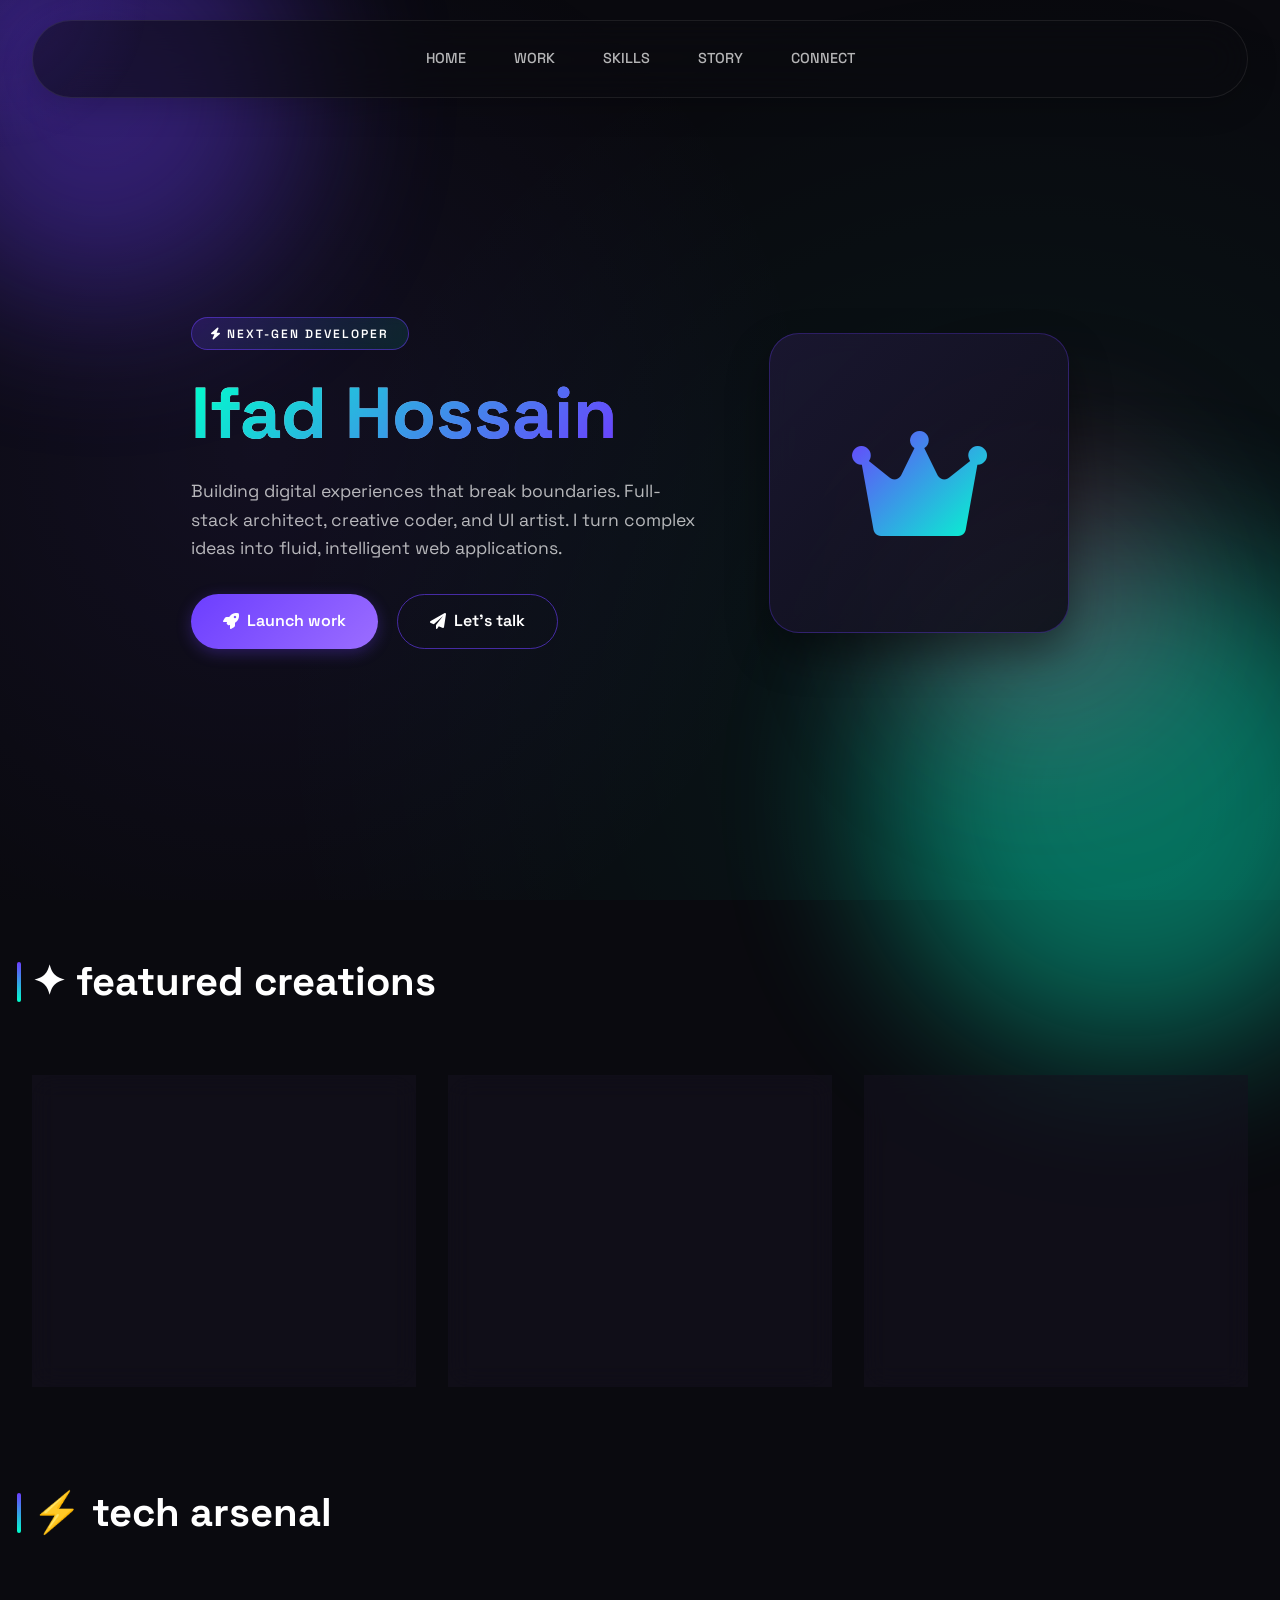
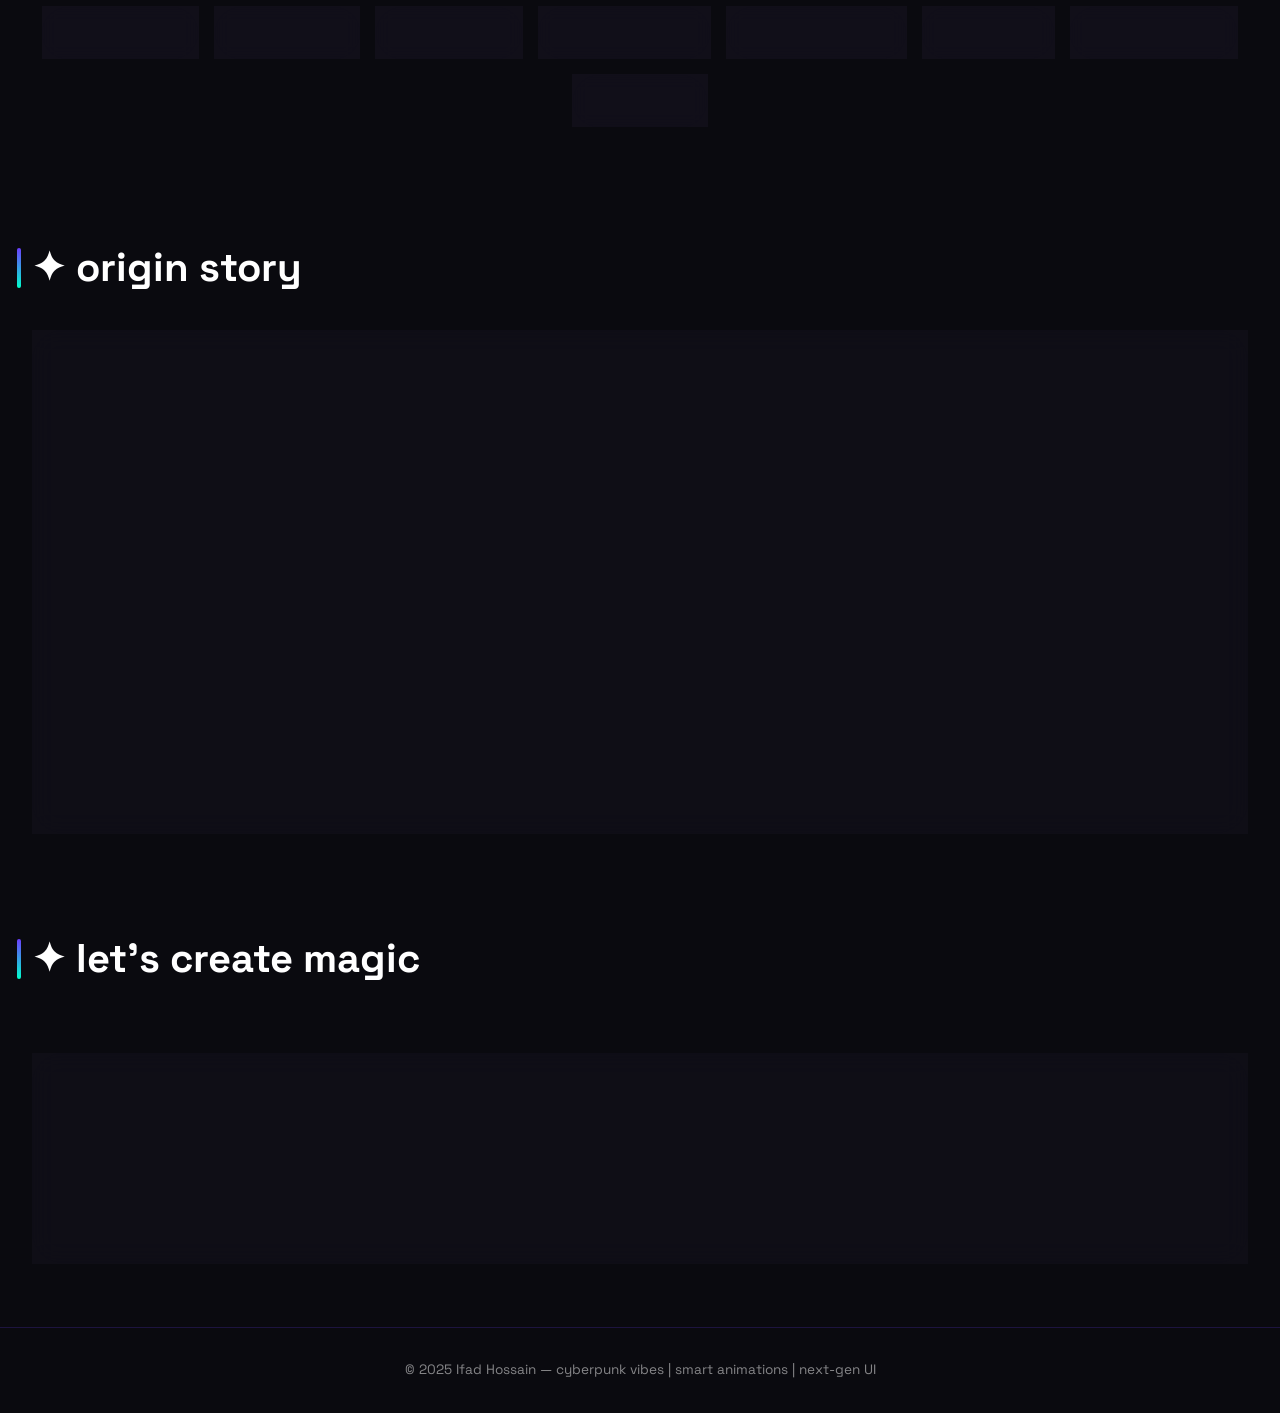
<file: pages/715490/index.html>
<!doctype html>
<html lang="en">
  <head>
    <meta charset="UTF-8" />
    <meta
      name="viewport"
      content="width=device-width, initial-scale=1.0, user-scalable=yes"
    />
    <title>Ifad | Cyberpunk Portfolio</title>
    <!-- Google Fonts -->
    <link
      href="https://fonts.googleapis.com/css2?family=Space+Grotesk:wght@300;400;500;600;700&display=swap"
      rel="stylesheet"
    />
    <!-- Font Awesome 6 -->
    <link
      rel="stylesheet"
      href="https://cdnjs.cloudflare.com/ajax/libs/font-awesome/6.0.0-beta3/css/all.min.css"
    />
    <link rel="stylesheet" href="css/style.css" />
  </head>
  <body>
    <div class="cursor-glow" id="cursorGlow"></div>
    <div class="orb orb1"></div>
    <div class="orb orb2"></div>
    <div class="orb orb3"></div>

    <nav class="navbar">
      <a href="#home">HOME</a>
      <a href="#projects">WORK</a>
      <a href="#skills">SKILLS</a>
      <a href="#about">STORY</a>
      <a href="#contact">CONNECT</a>
    </nav>

    <main>
      <section id="home" class="hero">
        <div class="container hero-content">
          <div class="hero-text">
            <div class="glow-badge">
              <i class="fas fa-bolt"></i> NEXT-GEN DEVELOPER
            </div>
            <h1><span class="highlight">Ifad Hossain</span></h1>
            <p>
              Building digital experiences that break boundaries. Full-stack
              architect, creative coder, and UI artist. I turn complex ideas
              into fluid, intelligent web applications.
            </p>
            <div class="btn-group">
              <a href="#projects" class="btn-primary"
                ><i class="fas fa-rocket"></i> Launch work</a
              >
              <a href="#contact" class="btn-outline"
                ><i class="fas fa-paper-plane"></i> Let's talk</a
              >
            </div>
          </div>
          <div class="hero-avatar">
            <div class="avatar-card">
              <i class="fas fa-crown"></i>
            </div>
          </div>
        </div>
      </section>

      <div class="container" id="projects">
        <h2 class="section-title fade-up">✦ featured creations</h2>
        <div class="projects-grid">
          <div class="project-card fade-up">
            <div class="project-icon"><i class="fas fa-robot"></i></div>
            <h3>Nexus AI</h3>
            <p>
              Generative AI platform with real-time inference, beautiful data
              streams, and adaptive UI. 10k+ active users.
            </p>
            <span class="project-tag">AI/ML</span>
          </div>
          <div class="project-card fade-up">
            <div class="project-icon"><i class="fas fa-globe"></i></div>
            <h3>Orbit Space</h3>
            <p>
              Immersive 3D portfolio platform with WebGL, interactive planets,
              and cinematic scroll animations.
            </p>
            <span class="project-tag">WebGL</span>
          </div>
          <div class="project-card fade-up">
            <div class="project-icon"><i class="fas fa-shield-alt"></i></div>
            <h3>Cipher Lock</h3>
            <p>
              Decentralized authentication system using blockchain.
              Zero-knowledge proofs & sleek dashboard.
            </p>
            <span class="project-tag">Web3</span>
          </div>
        </div>
      </div>

      <div class="container" id="skills">
        <h2 class="section-title fade-up">⚡ tech arsenal</h2>
        <div class="skills-wrapper">
          <div class="skill-item fade-up">
            <i class="fab fa-react"></i> React 18
          </div>
          <div class="skill-item fade-up">
            <i class="fab fa-node-js"></i> Node.js
          </div>
          <div class="skill-item fade-up">
            <i class="fab fa-python"></i> Python
          </div>
          <div class="skill-item fade-up">
            <i class="fab fa-js"></i> TypeScript
          </div>
          <div class="skill-item fade-up">
            <i class="fas fa-database"></i> PostgreSQL
          </div>
          <div class="skill-item fade-up">
            <i class="fab fa-figma"></i> Figma
          </div>
          <div class="skill-item fade-up">
            <i class="fas fa-cloud"></i> AWS/GCP
          </div>
          <div class="skill-item fade-up">
            <i class="fab fa-vuejs"></i> Vue.js
          </div>
        </div>
      </div>

      <div class="container" id="about">
        <h2 class="section-title fade-up">✦ origin story</h2>
        <div class="about-content fade-up">
          <div class="about-text">
            <p>
              🚀 Ifad — 22, based in Bangladseh. Started coding at 4, built my
              first game at 22, and never looked back. I've collaborated with
              startups and Fortune 500s to deliver high-impact digital products.
            </p>
            <p>
              💡 My philosophy: code should be poetry. Every interaction,
              micro-animation, and pixel matters. I specialize in full-stack
              development, but my heart lies in creating experiences that feel
              alive.
            </p>
            <p>
              🎧 When I'm not coding, I'm producing synthwave music, practicing
              3D modeling, or exploring cyberpunk aesthetics. Currently building
              an open-source design system for indie developers.
            </p>
          </div>
          <div class="about-highlight">
            <i class="fas fa-microchip"></i>
            <h4>⚡ Fun fact</h4>
            <p>
              I once built a full portfolio inside a single terminal window
              using ASCII art — just to prove a point. Also, I've contributed to
              30+ open-source repos.
            </p>
          </div>
        </div>
      </div>

      <div class="container" id="contact">
        <h2 class="section-title fade-up">✦ let's create magic</h2>
        <div class="contact-flex fade-up">
          <div class="contact-info">
            <a href="mailto:nova.cipher@dev.xyz"
              ><i class="far fa-envelope"></i> ifad@dev.xyz</a
            >
            <a href="#"><i class="fab fa-github"></i> github.com/ifad</a>
            <a href="#"
              ><i class="fab fa-linkedin-in"></i> linkedin.com/in/ifad</a
            >
            <a href="#"
              ><i class="fab fa-discord"></i> discord.gg/ifadhossain</a
            >
          </div>
          <div class="social-links">
            <a href="#"><i class="fab fa-github"></i></a>
            <a href="#"><i class="fab fa-twitter"></i></a>
            <a href="#"><i class="fab fa-instagram"></i></a>
            <a href="#"><i class="fab fa-discord"></i></a>
            <a href="#"><i class="fab fa-dev"></i></a>
          </div>
        </div>
      </div>
    </main>

    <footer>
      <p>
        © 2025 Ifad Hossain — cyberpunk vibes | smart animations | next-gen UI
      </p>
    </footer>

    <script>
      // cursor glow effect
      const cursor = document.getElementById("cursorGlow");
      document.addEventListener("mousemove", (e) => {
        cursor.style.left = e.clientX + "px";
        cursor.style.top = e.clientY + "px";
      });

      // Intersection Observer for fade-up animations
      const fadeElements = document.querySelectorAll(".fade-up");
      const observer = new IntersectionObserver(
        (entries) => {
          entries.forEach((entry) => {
            if (entry.isIntersecting) {
              entry.target.classList.add("appear");
              observer.unobserve(entry.target);
            }
          });
        },
        { threshold: 0.15, rootMargin: "0px 0px -50px 0px" },
      );

      fadeElements.forEach((el) => observer.observe(el));

      // manual check on load
      window.addEventListener("load", () => {
        fadeElements.forEach((el) => {
          const rect = el.getBoundingClientRect();
          if (rect.top < window.innerHeight - 100) {
            el.classList.add("appear");
            observer.unobserve(el);
          }
        });
      });

      // smooth scroll for navbar
      document.querySelectorAll(".navbar a").forEach((anchor) => {
        anchor.addEventListener("click", function (e) {
          const targetId = this.getAttribute("href");
          if (targetId && targetId.startsWith("#") && targetId.length > 1) {
            e.preventDefault();
            const target = document.querySelector(targetId);
            if (target) {
              target.scrollIntoView({ behavior: "smooth", block: "start" });
              history.pushState(null, null, targetId);
            }
          }
        });
      });

      // parallax tilt for avatar card
      const avatar = document.querySelector(".avatar-card");
      if (avatar) {
        document.addEventListener("mousemove", (e) => {
          const rect = avatar.getBoundingClientRect();
          const x = (e.clientX - rect.left - rect.width / 2) / 25;
          const y = (e.clientY - rect.top - rect.height / 2) / 25;
          avatar.style.transform = `rotateX(${y}deg) rotateY(${x}deg) translateY(-5px)`;
        });
        document.addEventListener("mouseleave", () => {
          avatar.style.transform =
            "rotateX(0deg) rotateY(0deg) translateY(0px)";
        });
      }
    </script>
  </body>
</html>
</file>
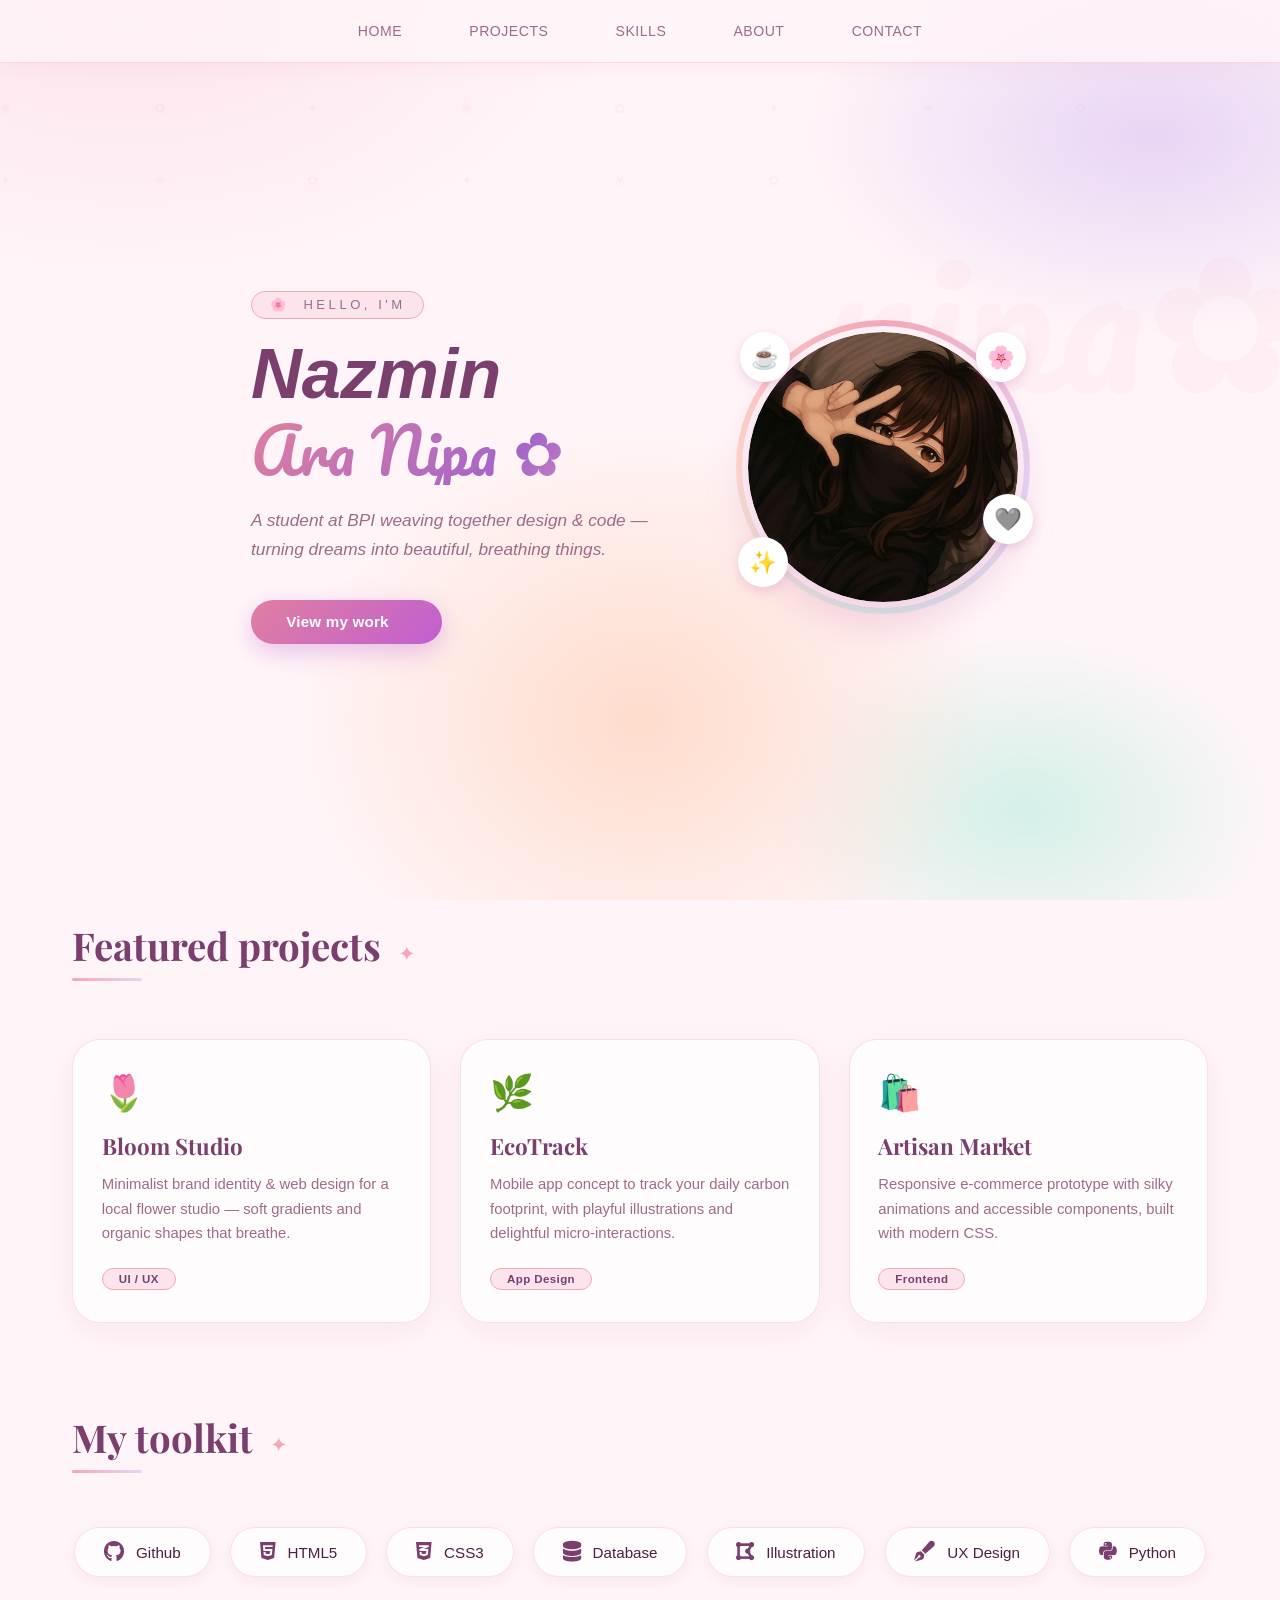
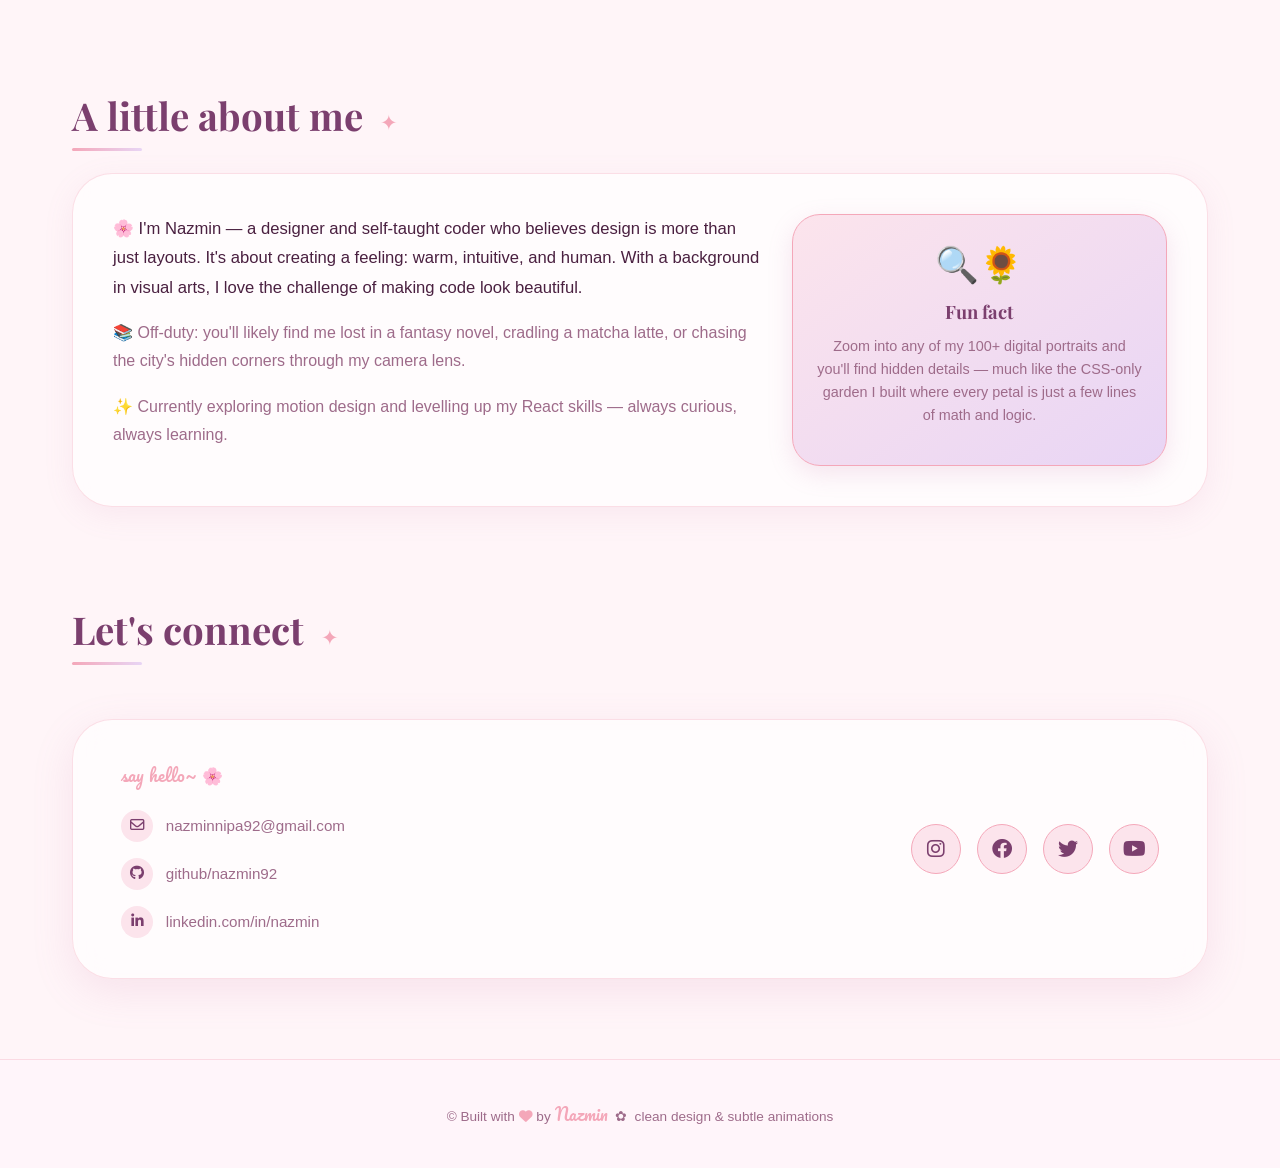
<file: pages/715492/index.html>
<!doctype html>
<html lang="en">
  <head>
    <meta charset="UTF-8" />
    <meta
      name="viewport"
      content="width=device-width, initial-scale=1.0, maximum-scale=1.0, user-scalable=yes, viewport-fit=cover"
    />
    <title>Nazmin Ara Nipa ✿ Portfolio</title>
    <link
      href="https://fonts.googleapis.com/css2?family=Playfair+Display:ital,wght@0,400;0,600;0,700;1,400;1,600&family=Pacifico&family=DM+Sans:ital,opsz,wght@0,9..40,300;0,9..40,400;0,9..40,500;1,9..40,300&display=swap"
      rel="stylesheet"
    />
    <link
      rel="stylesheet"
      href="https://cdnjs.cloudflare.com/ajax/libs/font-awesome/6.0.0-beta3/css/all.min.css"
    />
    <link rel="stylesheet" href="css/style.css" />
    <script src="js/script.js" defer></script>
  </head>
  <body>
    <!-- ══ NAV ══ -->
    <nav class="navbar">
      <a href="#home">Home</a>
      <a href="#projects">Projects</a>
      <a href="#skills">Skills</a>
      <a href="#about">About</a>
      <a href="#contact">Contact</a>
    </nav>

    <main>
      <!-- ══ HERO ══ -->
      <section id="home" class="hero">
        <div class="container hero-content">
          <div class="hero-text">
            <div class="greeting">🌸 &nbsp;Hello, I'm</div>
            <h1>
              <i>Nazmin</i>
              <span class="cursive-name">Ara Nipa ✿</span>
            </h1>
            <p>
              A student at BPI weaving together design & code — turning dreams
              into beautiful, breathing things.
            </p>
            <a href="#projects" class="btn">
              View my work &nbsp;<i class="fas fa-sparkles"></i>
            </a>
          </div>

          <div class="hero-avatar">
            <div class="avatar-wrap">
              <div class="avatar-circle">
                <img src="assets/profile.jpg" alt="Nazmin Ara Nipa portrait" />
              </div>
              <div class="badge badge-1">🌸</div>
              <div class="badge badge-2">✨</div>
              <div class="badge badge-3">🩶</div>
              <div class="badge badge-4">☕</div>
            </div>
          </div>
        </div>
      </section>

      <!-- ══ PROJECTS ══ -->
      <div class="container" id="projects">
        <h2 class="section-title fade-up">
          Featured projects <span class="title-deco">✦</span>
        </h2>

        <div class="projects-grid">
          <div class="project-card fade-up">
            <div class="project-icon">🌷</div>
            <h3>Bloom Studio</h3>
            <p>
              Minimalist brand identity & web design for a local flower studio —
              soft gradients and organic shapes that breathe.
            </p>
            <span class="project-tag">UI / UX</span>
          </div>

          <div class="project-card fade-up">
            <div class="project-icon">🌿</div>
            <h3>EcoTrack</h3>
            <p>
              Mobile app concept to track your daily carbon footprint, with
              playful illustrations and delightful micro-interactions.
            </p>
            <span class="project-tag">App Design</span>
          </div>

          <div class="project-card fade-up">
            <div class="project-icon">🛍️</div>
            <h3>Artisan Market</h3>
            <p>
              Responsive e-commerce prototype with silky animations and
              accessible components, built with modern CSS.
            </p>
            <span class="project-tag">Frontend</span>
          </div>
        </div>
      </div>

      <!-- ══ SKILLS ══ -->
      <div class="container" id="skills">
        <h2 class="section-title fade-up">
          My toolkit <span class="title-deco">✦</span>
        </h2>

        <div class="skills-wrapper">
          <div class="skill-item fade-up">
            <i class="fab fa-github"></i> Github
          </div>
          <div class="skill-item fade-up">
            <i class="fab fa-html5"></i> HTML5
          </div>
          <div class="skill-item fade-up">
            <i class="fab fa-css3-alt"></i> CSS3
          </div>
          <div class="skill-item fade-up">
            <i class="fas fa-database"></i> Database
          </div>
          <div class="skill-item fade-up">
            <i class="fas fa-draw-polygon"></i> Illustration
          </div>
          <div class="skill-item fade-up">
            <i class="fas fa-pen-fancy"></i> UX Design
          </div>
          <div class="skill-item fade-up">
            <i class="fab fa-python"></i> Python
          </div>
        </div>
      </div>

      <!-- ══ ABOUT ══ -->
      <div class="container" id="about">
        <h2 class="section-title fade-up">
          A little about me <span class="title-deco">✦</span>
        </h2>

        <div class="about-content fade-up">
          <div class="about-text">
            <p>
              🌸 I'm Nazmin — a designer and self-taught coder who believes
              design is more than just layouts. It's about creating a feeling:
              warm, intuitive, and human. With a background in visual arts, I
              love the challenge of making code look beautiful.
            </p>
            <p>
              📚 Off-duty: you'll likely find me lost in a fantasy novel,
              cradling a matcha latte, or chasing the city's hidden corners
              through my camera lens.
            </p>
            <p>
              ✨ Currently exploring motion design and levelling up my React
              skills — always curious, always learning.
            </p>
          </div>

          <div class="about-highlight">
            <span class="fun-emoji">🔍🌻</span>
            <h4>Fun fact</h4>
            <p>
              Zoom into any of my 100+ digital portraits and you'll find hidden
              details — much like the CSS-only garden I built where every petal
              is just a few lines of math and logic.
            </p>
          </div>
        </div>
      </div>

      <!-- ══ CONTACT ══ -->
      <div class="container" id="contact">
        <h2 class="section-title fade-up">
          Let's connect <span class="title-deco">✦</span>
        </h2>

        <div class="contact-flex fade-up">
          <div>
            <p class="contact-label">say hello~ 🌸</p>
            <div class="contact-info">
              <a href="mailto:nazminnipa92@gmail.com">
                <i class="far fa-envelope"></i>
                nazminnipa92@gmail.com
              </a>
              <a href="#">
                <i class="fab fa-github"></i>
                github/nazmin92
              </a>
              <a href="#">
                <i class="fab fa-linkedin-in"></i>
                linkedin.com/in/nazmin
              </a>
            </div>
          </div>

          <div class="social-links">
            <a
              href="https://www.instagram.com"
              target="_blank"
              aria-label="Instagram"
              ><i class="fab fa-instagram"></i
            ></a>
            <a
              href="https://www.facebook.com"
              target="_blank"
              aria-label="Facebook"
              ><i class="fab fa-facebook"></i
            ></a>
            <a href="https://www.x.com" target="_blank" aria-label="Twitter">
              <i class="fab fa-twitter"></i
            ></a>
            <a
              href="https://www.youtube.com"
              target="_blank"
              aria-label="YouTube"
            >
              <i class="fab fa-youtube"></i
            ></a>
          </div>
        </div>
      </div>
    </main>

    <!-- ══ FOOTER ══ -->
    <footer>
      <p>
        © Built with <i class="fas fa-heart" style="color: #f4a7b9"></i> by
        <span class="footer-brand">Nazmin</span> &nbsp;✿&nbsp; clean design &
        subtle animations
      </p>
    </footer>
  </body>
</html>
</file>
<file: assets/715458/style.css>
* {
  margin: 0;
  padding: 0;
  box-sizing: border-box;
  scroll-behavior: smooth;
}

body {
  font-family: "Poppins", sans-serif;
  background: #020617;
  overflow-x: hidden;
  color: white;
}

body::before {
  content: "";
  position: fixed;
  width: 500px;
  height: 500px;
  background: #00d9ff33;
  border-radius: 50%;
  top: -200px;
  left: -200px;
  filter: blur(120px);
  z-index: -1;
}

body::after {
  content: "";
  position: fixed;
  width: 500px;
  height: 500px;
  background: #7b2cff33;
  border-radius: 50%;
  bottom: -200px;
  right: -200px;
  filter: blur(120px);
  z-index: -1;
}

nav {
  width: 100%;
  padding: 20px 10%;
  display: flex;
  justify-content: space-between;
  align-items: center;
  backdrop-filter: blur(12px);
  background: rgba(255, 255, 255, 0.05);
  border-bottom: 1px solid rgba(255, 255, 255, 0.1);
  position: sticky;
  top: 0;
  z-index: 999;
}

nav h1 {
  font-size: 30px;
  color: #00d9ff;
  text-shadow: 0 0 20px #00d9ff;
}

nav ul {
  display: flex;
  list-style: none;
  gap: 25px;
}

nav ul li a {
  text-decoration: none;
  color: white;
  transition: 0.3s;
  font-weight: 500;
}

nav ul li a:hover {
  color: #00d9ff;
  text-shadow: 0 0 10px #00d9ff;
}

.hero {
  min-height: 100vh;
  display: flex;
  justify-content: center;
  align-items: center;
  gap: 60px;
  padding: 60px 10%;
  flex-wrap: wrap;
}

.hero-text {
  flex: 1;
  min-width: 300px;
}

.hero-text h2 {
  font-size: 65px;
  line-height: 1.1;
  margin-bottom: 20px;
  background: linear-gradient(to right, #00d9ff, #7b2cff, white);
  -webkit-background-clip: text;
  -webkit-text-fill-color: transparent;
  animation: glow 3s infinite alternate;
}

@keyframes glow {
  from {
    filter: drop-shadow(0 0 10px #00d9ff);
  }

  to {
    filter: drop-shadow(0 0 25px #7b2cff);
  }
}

.hero-text p {
  font-size: 18px;
  line-height: 1.9;
  color: #cbd5e1;
  margin-bottom: 30px;
}

.buttons {
  display: flex;
  gap: 20px;
  flex-wrap: wrap;
}

.btn {
  padding: 14px 28px;
  border-radius: 12px;
  text-decoration: none;
  font-weight: 600;
  transition: 0.4s;
}

.btn-primary {
  background: linear-gradient(45deg, #00d9ff, #7b2cff);
  color: white;
  box-shadow: 0 0 20px #00d9ff88;
}

.btn-primary:hover {
  transform: translateY(-5px);
  box-shadow: 0 0 30px #00d9ff;
}

.btn-secondary {
  border: 2px solid #00d9ff;
  color: #00d9ff;
}

.btn-secondary:hover {
  background: #00d9ff;
  color: black;
  box-shadow: 0 0 25px #00d9ff;
}

.hero-image {
  flex: 1;
  display: flex;
  justify-content: center;
  min-width: 300px;
}

.hero-image img {
  width: 350px;
  height: 350px;
  object-fit: cover;
  border-radius: 50%;
  border: 5px solid #00d9ff;
  box-shadow:
    0 0 25px #00d9ff,
    0 0 60px #7b2cff;
  animation: float 4s ease-in-out infinite;
}

@keyframes float {
  0%,
  100% {
    transform: translateY(0px);
  }

  50% {
    transform: translateY(-15px);
  }
}

section {
  padding: 100px 10%;
}

.title {
  text-align: center;
  font-size: 45px;
  margin-bottom: 50px;
  color: #00d9ff;
  text-shadow: 0 0 20px #00d9ff;
}

.cards {
  display: grid;
  grid-template-columns: repeat(auto-fit, minmax(260px, 1fr));
  gap: 30px;
}

.card {
  background: rgba(255, 255, 255, 0.06);
  padding: 30px;
  border-radius: 25px;
  backdrop-filter: blur(15px);
  border: 1px solid rgba(255, 255, 255, 0.1);
  transition: 0.4s;
  box-shadow: 0 0 20px rgba(0, 217, 255, 0.1);
}

.card:hover {
  transform: translateY(-10px);
  box-shadow: 0 0 30px #00d9ff66;
}

.card h3 {
  font-size: 24px;
  margin-bottom: 15px;
  color: #00d9ff;
}

.card p,
.card li {
  color: #cbd5e1;
  line-height: 1.8;
}

.card ul {
  padding-left: 20px;
}

footer {
  text-align: center;
  padding: 30px;
  color: #94a3b8;
  border-top: 1px solid rgba(255, 255, 255, 0.1);
  margin-top: 40px;
}

@media (max-width: 900px) {
  .hero-text h2 {
    font-size: 45px;
  }

  nav ul {
    display: none;
  }
}
</file>
<file: assets/715483/style.css>
* {
    margin: 0;
    padding: 0;
    box-sizing: border-box;
}

body {
    font-family: Arial, sans-serif;
    background: #050816;
    color: #e6f1ff;
}

nav {
    display: flex;
    justify-content: space-between;
    align-items: center;
    padding: 20px 10%;
    background: #0b1120;
    position: sticky;
    top: 0;
}

.logo {
    color: #00e5ff;
}

nav ul {
    display: flex;
    list-style: none;
}

nav ul li {
    margin-left: 20px;
}

nav ul li a {
    text-decoration: none;
    color: #e6f1ff;
    font-weight: bold;
    transition: 0.3s;
}

nav ul li a:hover {
    color: #00e5ff;
    text-shadow: 0 0 10px #00e5ff;
}

.hero {
    height: 70vh;
    display: flex;
    justify-content: center;
    align-items: center;
    text-align: center;
    background: linear-gradient(to right, #050816, #0b1120);
}

.hero h1 {
    font-size: 50px;
    color: #00e5ff;
    text-shadow: 0 0 10px #00e5ff,
                 0 0 20px #00e5ff,
                 0 0 40px #00e5ff;
}

.hero p {
    margin-top: 10px;
    font-size: 20px;
}

.section {
    padding: 60px 10%;
}

.section h2 {
    text-align: center;
    margin-bottom: 40px;
    color: #00e5ff;
}

.bio-container {
    display: flex;
    align-items: center;
    gap: 30px;
    background: #111827;
    padding: 30px;
    border-radius: 15px;
}

.bio-container img {
    width: 180px;
    height: 180px;
    border-radius: 50%;
    object-fit: cover;
}

.skills-box {
    display: flex;
    flex-wrap: wrap;
    gap: 15px;
    justify-content: center;
}

.skill {
    background: #111827;
    padding: 15px 25px;
    border-radius: 10px;
    box-shadow: 0 0 10px rgba(0,229,255,0.3),
                0 0 20px rgba(0,229,255,0.2);
}

.project-container {
    display: grid;
    grid-template-columns: repeat(auto-fit, minmax(250px, 1fr));
    gap: 20px;
}

.project-card {
    background: #111827;
    padding: 25px;
    border-radius: 15px;
    box-shadow: 0 0 10px rgba(0,229,255,0.3),
                0 0 20px rgba(0,229,255,0.2);
    text-align: center;
}

.project-card h3 {
    margin-bottom: 10px;
}

.project-card p {
    margin-bottom: 15px;
}

.project-card a {
    text-decoration: none;
    background: #00e5ff;
    color: #050816;
    padding: 10px 20px;
    border-radius: 8px;
}

.map-container {
    border-radius: 15px;
    overflow: hidden;
}

.contact-box {
    background: #111827;
    padding: 30px;
    border-radius: 15px;
    text-align: center;
}

.contact-box p {
    margin: 10px 0;
}

footer {
    text-align: center;
    padding: 20px;
    background: #0b1120;
    box-shadow: 0 0 15px rgba(0,229,255,0.3);
    margin-top: 30px;
}

@media(max-width: 768px) {

    .bio-container {
        flex-direction: column;
        text-align: center;
    }

    nav {
        flex-direction: column;
    }

    nav ul {
        margin-top: 10px;
    }

    .hero h1 {
        font-size: 35px;
    }
}
</file>
<file: assets/715492/style.css>
:root {
      --rose:    #f4a7b9;
      --blush:   #fce4ec;
      --lilac:   #e8d5f5;
      --mint:    #d4f0e8;
      --butter:  #fef7e0;
      --peach:   #ffdccc;
      --deep:    #7b3f6e;
      --text:    #4a2040;
      --muted:   #9e6b8a;
      --card:    rgba(255,255,255,0.65);
      --border:  rgba(244,167,185,0.35);
    }

    * { margin: 0; padding: 0; box-sizing: border-box; }

    html { scroll-behavior: smooth; }

    body {
      font-family: Arial, Helvetica, sans-serif;
      color: var(--text);
      background: #fff5f8;
      overflow-x: hidden;
      cursor: url("data:image/svg+xml,%3Csvg xmlns='http://www.w3.org/2000/svg' width='24' height='24' viewBox='0 0 24 24'%3E%3Ccircle cx='12' cy='12' r='5' fill='%23f4a7b9' opacity='0.8'/%3E%3C/svg%3E") 12 12, auto;
    }

    /* ── BACKGROUND ── */
    body::before {
      content: '';
      position: fixed;
      inset: 0;
      z-index: -2;
      background:
        radial-gradient(ellipse 70% 60% at 10% 0%, #fce4ec 0%, transparent 55%),
        radial-gradient(ellipse 55% 45% at 90% 15%, #e8d5f5 0%, transparent 50%),
        radial-gradient(ellipse 50% 60% at 50% 80%, #ffdccc 0%, transparent 55%),
        radial-gradient(ellipse 40% 40% at 80% 90%, #d4f0e8 0%, transparent 50%),
        #fff5f8;
    }

    /* floating sparkle dots */
    body::after {
      content: '✿ ✦ ❀ ✿ ✦ ❀ ✿ ✦ ❀ ✿ ✦ ❀ ✿ ✦ ❀ ✿ ✦ ❀ ✿ ✦ ❀ ✿';
      position: fixed;
      inset: 0;
      z-index: -1;
      font-size: 0.9rem;
      color: var(--rose);
      opacity: 0.12;
      letter-spacing: 3.8rem;
      word-spacing: 1rem;
      line-height: 4.5rem;
      pointer-events: none;
    }

    /* ── NAV ── */
    .navbar {
      padding: 1.1rem 0;
      display: flex;
      justify-content: center;
      flex-wrap: wrap;
      gap: 0.2rem 2.4rem;
      position: sticky;
      top: 0;
      z-index: 100;
      background: rgba(255, 245, 250, 0.72);
      backdrop-filter: blur(18px);
      -webkit-backdrop-filter: blur(18px);
      border-bottom: 1.5px solid var(--border);
      box-shadow: 0 4px 20px rgba(244,167,185,0.15);
    }

    .navbar a {
      text-decoration: none;
      font-weight: 500;
      color: var(--muted);
      font-size: 0.88rem;
      letter-spacing: 0.5px;
      padding: 0.35rem 0.9rem;
      border-radius: 30px;
      transition: all 0.25s ease;
      text-transform: uppercase;
    }

    .navbar a:hover {
      background: var(--blush);
      color: var(--deep);
      transform: translateY(-2px);
    }

    /* ── HERO ── */
    .hero {
      min-height: 88vh;
      display: flex;
      align-items: center;
      padding: 3rem 0 2rem;
      position: relative;
    }

    /* big decorative heading behind */
    .hero::before {
      content: 'nipa✿';
      position: absolute;
      top: 10%;
      right: -2%;
      font-family: 'Pacifico', cursive;
      font-size: clamp(5rem, 15vw, 13rem);
      color: var(--rose);
      opacity: 0.08;
      pointer-events: none;
      white-space: nowrap;
      z-index: 0;
    }

    .container {
      max-width: 1200px;
      margin: 0 auto;
      padding: 0 2rem;
      position: relative;
      z-index: 1;
    }

    .hero-content {
      display: flex;
      flex-wrap: wrap;
      align-items: center;
      justify-content: space-between;
      gap: 3rem;
    }

    .hero-text {
      flex: 1.2;
      min-width: 280px;
      animation: fadeSlideUp 0.9s cubic-bezier(0.2,0.9,0.4,1.1) forwards;
    }

    .hero-text .greeting {
      display: inline-flex;
      align-items: center;
      gap: 0.5rem;
      font-size: 0.82rem;
      text-transform: uppercase;
      letter-spacing: 3.5px;
      color: var(--muted);
      font-weight: 500;
      margin-bottom: 1rem;
      background: var(--blush);
      padding: 0.35rem 1.1rem;
      border-radius: 30px;
      border: 1px solid var(--rose);
    }

    .hero-text h1 {
      font-family: sans-serif;
      font-size: clamp(2.8rem, 6vw, 4.4rem);
      font-weight: 700;
      line-height: 1.12;
      color: var(--deep);
      margin-bottom: 0.3rem;
    }

    .hero-text h1 .cursive-name {
      font-family: 'Pacifico', cursive;
      font-size: clamp(2.2rem, 5vw, 3.8rem);
      font-weight: 400;
      background: linear-gradient(135deg, #e07fa0 0%, #a566c8 60%, #f4a7b9 100%);
      -webkit-background-clip: text;
      -webkit-text-fill-color: transparent;
      background-clip: text;
      display: block;
      margin-top: 0.2rem;
    }

    .hero-text p {
      font-size: 1.08rem;
      color: var(--muted);
      max-width: 460px;
      margin: 1.3rem 0 2.2rem;
      line-height: 1.7;
      font-style: italic;
    }

    .btn {
      display: inline-flex;
      align-items: center;
      gap: 0.6rem;
      background: linear-gradient(135deg, #e07fa0, #c05fd0);
      color: #fff;
      padding: 0.85rem 2.2rem;
      border-radius: 50px;
      text-decoration: none;
      font-weight: 600;
      font-size: 0.95rem;
      transition: all 0.3s ease;
      box-shadow: 0 8px 24px rgba(192,95,208,0.35);
      border: none;
      cursor: pointer;
      letter-spacing: 0.2px;
    }

    .btn:hover {
      transform: translateY(-4px) scale(1.03);
      box-shadow: 0 16px 32px rgba(192,95,208,0.45);
      color: white;
    }

    /* ── AVATAR ── */
    .hero-avatar {
      flex: 0.8;
      min-width: 240px;
      display: flex;
      justify-content: center;
      animation: fadeSlideRight 0.9s ease forwards;
    }

    .avatar-wrap {
      position: relative;
      display: inline-block;
    }

    /* decorative ring */
    .avatar-wrap::before {
      content: '';
      position: absolute;
      inset: -12px;
      border-radius: 50%;
      background: conic-gradient(from 0deg, var(--rose), var(--lilac), var(--mint), var(--peach), var(--rose));
      animation: spin 8s linear infinite;
      z-index: 0;
    }

    .avatar-wrap::after {
      content: '';
      position: absolute;
      inset: -6px;
      border-radius: 50%;
      background: #fff5f8;
      z-index: 1;
    }

    @keyframes spin { to { transform: rotate(360deg); } }

    .avatar-circle {
      position: relative;
      z-index: 2;
      width: 270px;
      height: 270px;
      border-radius: 50%;
      overflow: hidden;
      background: linear-gradient(145deg, var(--blush), var(--lilac));
      box-shadow: 0 20px 40px rgba(200,100,170,0.25);
      display: flex;
      align-items: center;
      justify-content: center;
      transition: transform 0.35s ease;
    }

    .avatar-circle:hover { transform: scale(1.04); }

    .avatar-circle img {
      width: 100%;
      height: 100%;
      object-fit: cover;
      border-radius: 50%;
    }

    /* avatar emoji badges */
    .badge {
      position: absolute;
      z-index: 3;
      background: white;
      border-radius: 50%;
      width: 50px;
      height: 50px;
      display: flex;
      align-items: center;
      justify-content: center;
      font-size: 1.4rem;
      box-shadow: 0 4px 12px rgba(200,100,170,0.25);
      animation: floatBadge 3s ease-in-out infinite;
    }

    .badge-1 { top: 0; right: -8px; animation-delay: 0s; }
    .badge-2 { bottom: 15px; left: -10px; animation-delay: 1s; }
    .badge-3 { top: 60%; right: -15px; animation-delay: 2s; }
    .badge-4 {top: 0; left: -8px; animation-delay: 4s;}

    @keyframes floatBadge {
      0%, 100% { transform: translateY(0); }
      50% { transform: translateY(-8px); }
    }

    /* ── SECTION TITLE ── */
    .section-title {
      font-family: 'Playfair Display', serif;
      font-size: clamp(1.8rem, 4vw, 2.4rem);
      font-weight: 700;
      margin: 4rem 0 2rem;
      position: relative;
      display: inline-block;
      color: var(--deep);
    }

    .section-title .title-deco {
      font-family: 'Pacifico', cursive;
      font-weight: 400;
      font-size: 0.55em;
      color: var(--rose);
      margin-left: 0.5rem;
      vertical-align: middle;
    }

    .section-title::after {
      content: '';
      position: absolute;
      bottom: -10px;
      left: 0;
      width: 70px;
      height: 3px;
      background: linear-gradient(90deg, var(--rose), var(--lilac));
      border-radius: 4px;
    }

    /* ── PROJECTS ── */
    .projects-grid {
      display: grid;
      grid-template-columns: repeat(auto-fill, minmax(290px, 1fr));
      gap: 1.8rem;
      margin: 2.2rem 0 1.5rem;
    }

    .project-card {
      background: var(--card);
      border-radius: 28px;
      padding: 2rem 1.8rem;
      box-shadow: 0 8px 30px rgba(200,120,170,0.12);
      transition: all 0.35s ease;
      border: 1.5px solid var(--border);
      backdrop-filter: blur(12px);
      position: relative;
      overflow: hidden;
    }

    .project-card::before {
      content: '';
      position: absolute;
      top: 0; left: 0; right: 0;
      height: 4px;
      background: linear-gradient(90deg, var(--rose), var(--lilac), var(--mint));
      opacity: 0;
      transition: opacity 0.3s;
    }

    .project-card:hover {
      transform: translateY(-10px) rotate(-0.5deg);
      box-shadow: 0 22px 50px rgba(200,120,170,0.22);
      border-color: var(--rose);
    }

    .project-card:hover::before { opacity: 1; }

    .project-icon {
      font-size: 2.2rem;
      margin-bottom: 1.1rem;
    }

    .project-card h3 {
      font-family: 'Playfair Display', serif;
      font-size: 1.4rem;
      font-weight: 700;
      margin-bottom: 0.7rem;
      color: var(--deep);
    }

    .project-card p {
      color: var(--muted);
      font-size: 0.93rem;
      margin-bottom: 1.4rem;
      line-height: 1.65;
    }

    .project-tag {
      display: inline-block;
      background: var(--blush);
      padding: 0.25rem 1rem;
      border-radius: 20px;
      font-size: 0.72rem;
      font-weight: 600;
      color: var(--deep);
      letter-spacing: 0.4px;
      border: 1px solid var(--rose);
    }

    /* ── SKILLS ── */
    .skills-wrapper {
      display: flex;
      flex-wrap: wrap;
      justify-content: center;
      gap: 1.2rem;
      margin: 2rem 0 3rem;
    }

    .skill-item {
      background: var(--card);
      backdrop-filter: blur(8px);
      padding: 0.85rem 1.8rem;
      border-radius: 50px;
      display: inline-flex;
      align-items: center;
      gap: 0.75rem;
      font-weight: 500;
      font-size: 0.95rem;
      box-shadow: 0 4px 16px rgba(200,120,170,0.12);
      transition: all 0.25s ease;
      border: 1.5px solid var(--border);
      color: var(--text);
      cursor: default;
    }

    .skill-item i { font-size: 1.3rem; color: var(--deep); }

    .skill-item:hover {
      transform: scale(1.06) translateY(-3px);
      background: linear-gradient(135deg, var(--blush), var(--lilac));
      border-color: var(--rose);
      box-shadow: 0 8px 22px rgba(200,120,170,0.25);
      color: var(--deep);
    }

    /* ── ABOUT ── */
    .about-content {
      display: flex;
      flex-wrap: wrap;
      gap: 1.8rem;
      background: var(--card);
      backdrop-filter: blur(12px);
      border-radius: 40px;
      padding: 2.5rem;
      margin-bottom: 2rem;
      border: 1.5px solid var(--border);
      box-shadow: 0 8px 30px rgba(200,120,170,0.1);
    }

    .about-text { flex: 2; min-width: 240px; }

    .about-text p {
      margin-bottom: 1.1rem;
      font-size: 1rem;
      color: var(--muted);
      line-height: 1.75;
    }

    .about-text p:first-child { color: var(--text); font-size: 1.04rem; }

    .about-highlight {
      flex: 1;
      min-width: 200px;
      background: linear-gradient(145deg, var(--blush), var(--lilac));
      border-radius: 28px;
      padding: 1.8rem 1.5rem;
      text-align: center;
      box-shadow: 0 8px 24px rgba(200,120,170,0.18);
      border: 1.5px solid var(--rose);
    }

    .about-highlight .fun-emoji {
      font-size: 2.2rem;
      margin-bottom: 0.8rem;
      display: block;
    }

    .about-highlight h4 {
      font-family: 'Playfair Display', serif;
      color: var(--deep);
      margin-bottom: 0.7rem;
      font-size: 1.15rem;
    }

    .about-highlight p {
      font-size: 0.9rem;
      color: var(--muted);
      line-height: 1.6;
    }

    /* ── CONTACT ── */
    .contact-flex {
      display: flex;
      flex-wrap: wrap;
      gap: 2.5rem;
      justify-content: space-between;
      align-items: center;
      margin: 2rem 0 5rem;
      background: var(--card);
      backdrop-filter: blur(16px);
      border-radius: 40px;
      padding: 2.5rem 3rem;
      box-shadow: 0 12px 40px rgba(200,120,170,0.15);
      border: 1.5px solid var(--border);
    }

    .contact-label {
      font-family: 'Pacifico', cursive;
      font-size: 1.05rem;
      color: var(--rose);
      margin-bottom: 1.2rem;
    }

    .contact-info {
      display: flex;
      flex-direction: column;
      gap: 1rem;
    }

    .contact-info a {
      text-decoration: none;
      color: var(--muted);
      font-weight: 500;
      display: inline-flex;
      align-items: center;
      gap: 0.8rem;
      transition: all 0.2s;
      font-size: 0.95rem;
    }

    .contact-info a i {
      width: 32px;
      height: 32px;
      background: var(--blush);
      border-radius: 50%;
      display: flex;
      align-items: center;
      justify-content: center;
      color: var(--deep);
      font-size: 0.9rem;
      flex-shrink: 0;
    }

    .contact-info a:hover {
      color: var(--deep);
      transform: translateX(6px);
    }

    .social-links {
      display: flex;
      gap: 1rem;
      flex-wrap: wrap;
    }

    .social-links a {
      background: var(--blush);
      width: 50px;
      height: 50px;
      border-radius: 50%;
      display: inline-flex;
      align-items: center;
      justify-content: center;
      color: var(--deep);
      font-size: 1.25rem;
      transition: all 0.25s ease;
      border: 1.5px solid var(--rose);
      text-decoration: none;
    }

    .social-links a:hover {
      background: linear-gradient(135deg, var(--rose), #c05fd0);
      color: white;
      transform: translateY(-5px) rotate(5deg);
      box-shadow: 0 10px 20px rgba(200,100,200,0.3);
      border-color: transparent;
    }

    /* ── FOOTER ── */
    footer {
      text-align: center;
      padding: 2.5rem 0;
      border-top: 1.5px solid var(--border);
      font-size: 0.85rem;
      color: var(--muted);
      background: rgba(255,245,250,0.8);
    }

    footer .footer-brand {
      font-family: 'Pacifico', cursive;
      color: var(--rose);
      font-size: 1rem;
    }

    /* ── ANIMATIONS ── */
    @keyframes fadeSlideUp {
      0%   { opacity: 0; transform: translateY(30px); }
      100% { opacity: 1; transform: translateY(0); }
    }

    @keyframes fadeSlideRight {
      0%   { opacity: 0; transform: translateX(40px); }
      100% { opacity: 1; transform: translateX(0); }
    }

    .fade-up {
      opacity: 0;
      transform: translateY(28px);
      transition: opacity 0.7s cubic-bezier(0.2,0.9,0.4,1.1), transform 0.7s ease;
    }

    .fade-up.appear {
      opacity: 1;
      transform: translateY(0);
    }

    /* staggered cards */
    .project-card:nth-child(2) { transition-delay: 0.1s; }
    .project-card:nth-child(3) { transition-delay: 0.2s; }
    .skill-item:nth-child(even) { transition-delay: 0.05s; }

    /* ── RESPONSIVE ── */
    @media (max-width: 760px) {
      .hero-text h1    { font-size: 2.4rem; }
      .avatar-circle   { width: 200px; height: 200px; }
      .navbar          { gap: 0.2rem 1rem; }
      .container       { padding: 0 1.2rem; }
      .contact-flex    { padding: 2rem 1.5rem; }
      .about-content   { padding: 1.8rem; }
    }
</file>
<file: pages/715458/css/style.css>
* {
  margin: 0;
  padding: 0;
  box-sizing: border-box;
  scroll-behavior: smooth;
}

body {
  font-family: "Poppins", sans-serif;
  background: #020617;
  overflow-x: hidden;
  color: white;
}

body::before {
  content: "";
  position: fixed;
  width: 500px;
  height: 500px;
  background: #00d9ff33;
  border-radius: 50%;
  top: -200px;
  left: -200px;
  filter: blur(120px);
  z-index: -1;
}

body::after {
  content: "";
  position: fixed;
  width: 500px;
  height: 500px;
  background: #7b2cff33;
  border-radius: 50%;
  bottom: -200px;
  right: -200px;
  filter: blur(120px);
  z-index: -1;
}

nav {
  width: 100%;
  padding: 20px 10%;
  display: flex;
  justify-content: space-between;
  align-items: center;
  backdrop-filter: blur(12px);
  background: rgba(255, 255, 255, 0.05);
  border-bottom: 1px solid rgba(255, 255, 255, 0.1);
  position: sticky;
  top: 0;
  z-index: 999;
}

nav h1 {
  font-size: 30px;
  color: #00d9ff;
  text-shadow: 0 0 20px #00d9ff;
}

nav ul {
  display: flex;
  list-style: none;
  gap: 25px;
}

nav ul li a {
  text-decoration: none;
  color: white;
  transition: 0.3s;
  font-weight: 500;
}

nav ul li a:hover {
  color: #00d9ff;
  text-shadow: 0 0 10px #00d9ff;
}

.hero {
  min-height: 100vh;
  display: flex;
  justify-content: center;
  align-items: center;
  gap: 60px;
  padding: 60px 10%;
  flex-wrap: wrap;
}

.hero-text {
  flex: 1;
  min-width: 300px;
}

.hero-text h2 {
  font-size: 65px;
  line-height: 1.1;
  margin-bottom: 20px;
  background: linear-gradient(to right, #00d9ff, #7b2cff, white);
  -webkit-background-clip: text;
  -webkit-text-fill-color: transparent;
  animation: glow 3s infinite alternate;
}

@keyframes glow {
  from {
    filter: drop-shadow(0 0 10px #00d9ff);
  }

  to {
    filter: drop-shadow(0 0 25px #7b2cff);
  }
}

.hero-text p {
  font-size: 18px;
  line-height: 1.9;
  color: #cbd5e1;
  margin-bottom: 30px;
}

.buttons {
  display: flex;
  gap: 20px;
  flex-wrap: wrap;
}

.btn {
  padding: 14px 28px;
  border-radius: 12px;
  text-decoration: none;
  font-weight: 600;
  transition: 0.4s;
}

.btn-primary {
  background: linear-gradient(45deg, #00d9ff, #7b2cff);
  color: white;
  box-shadow: 0 0 20px #00d9ff88;
}

.btn-primary:hover {
  transform: translateY(-5px);
  box-shadow: 0 0 30px #00d9ff;
}

.btn-secondary {
  border: 2px solid #00d9ff;
  color: #00d9ff;
}

.btn-secondary:hover {
  background: #00d9ff;
  color: black;
  box-shadow: 0 0 25px #00d9ff;
}

.hero-image {
  flex: 1;
  display: flex;
  justify-content: center;
  min-width: 300px;
}

.hero-image img {
  width: 350px;
  height: 350px;
  object-fit: cover;
  border-radius: 50%;
  border: 5px solid #00d9ff;
  box-shadow:
    0 0 25px #00d9ff,
    0 0 60px #7b2cff;
  animation: float 4s ease-in-out infinite;
}

@keyframes float {
  0%,
  100% {
    transform: translateY(0px);
  }

  50% {
    transform: translateY(-15px);
  }
}

section {
  padding: 100px 10%;
}

.title {
  text-align: center;
  font-size: 45px;
  margin-bottom: 50px;
  color: #00d9ff;
  text-shadow: 0 0 20px #00d9ff;
}

.cards {
  display: grid;
  grid-template-columns: repeat(auto-fit, minmax(260px, 1fr));
  gap: 30px;
}

.card {
  background: rgba(255, 255, 255, 0.06);
  padding: 30px;
  border-radius: 25px;
  backdrop-filter: blur(15px);
  border: 1px solid rgba(255, 255, 255, 0.1);
  transition: 0.4s;
  box-shadow: 0 0 20px rgba(0, 217, 255, 0.1);
}

.card:hover {
  transform: translateY(-10px);
  box-shadow: 0 0 30px #00d9ff66;
}

.card h3 {
  font-size: 24px;
  margin-bottom: 15px;
  color: #00d9ff;
}

.card p,
.card li {
  color: #cbd5e1;
  line-height: 1.8;
}

.card ul {
  padding-left: 20px;
}

footer {
  text-align: center;
  padding: 30px;
  color: #94a3b8;
  border-top: 1px solid rgba(255, 255, 255, 0.1);
  margin-top: 40px;
}

@media (max-width: 900px) {
  .hero-text h2 {
    font-size: 45px;
  }

  nav ul {
    display: none;
  }
}
</file>
<file: pages/715483/css/style.css>
* {
    margin: 0;
    padding: 0;
    box-sizing: border-box;
}

body {
    font-family: Arial, sans-serif;
    background: #050816;
    color: #e6f1ff;
}

nav {
    display: flex;
    justify-content: space-between;
    align-items: center;
    padding: 20px 10%;
    background: #0b1120;
    position: sticky;
    top: 0;
}

.logo {
    color: #00e5ff;
}

nav ul {
    display: flex;
    list-style: none;
}

nav ul li {
    margin-left: 20px;
}

nav ul li a {
    text-decoration: none;
    color: #e6f1ff;
    font-weight: bold;
    transition: 0.3s;
}

nav ul li a:hover {
    color: #00e5ff;
    text-shadow: 0 0 10px #00e5ff;
}

.hero {
    height: 70vh;
    display: flex;
    justify-content: center;
    align-items: center;
    text-align: center;
    background: linear-gradient(to right, #050816, #0b1120);
}

.hero h1 {
    font-size: 50px;
    color: #00e5ff;
    text-shadow: 0 0 10px #00e5ff,
                 0 0 20px #00e5ff,
                 0 0 40px #00e5ff;
}

.hero p {
    margin-top: 10px;
    font-size: 20px;
}

.section {
    padding: 60px 10%;
}

.section h2 {
    text-align: center;
    margin-bottom: 40px;
    color: #00e5ff;
}

.bio-container {
    display: flex;
    align-items: center;
    gap: 30px;
    background: #111827;
    padding: 30px;
    border-radius: 15px;
}

.bio-container img {
    width: 180px;
    height: 180px;
    border-radius: 50%;
    object-fit: cover;
}

.skills-box {
    display: flex;
    flex-wrap: wrap;
    gap: 15px;
    justify-content: center;
}

.skill {
    background: #111827;
    padding: 15px 25px;
    border-radius: 10px;
    box-shadow: 0 0 10px rgba(0,229,255,0.3),
                0 0 20px rgba(0,229,255,0.2);
}

.project-container {
    display: grid;
    grid-template-columns: repeat(auto-fit, minmax(250px, 1fr));
    gap: 20px;
}

.project-card {
    background: #111827;
    padding: 25px;
    border-radius: 15px;
    box-shadow: 0 0 10px rgba(0,229,255,0.3),
                0 0 20px rgba(0,229,255,0.2);
    text-align: center;
}

.project-card h3 {
    margin-bottom: 10px;
}

.project-card p {
    margin-bottom: 15px;
}

.project-card a {
    text-decoration: none;
    background: #00e5ff;
    color: #050816;
    padding: 10px 20px;
    border-radius: 8px;
}

.map-container {
    border-radius: 15px;
    overflow: hidden;
}

.contact-box {
    background: #111827;
    padding: 30px;
    border-radius: 15px;
    text-align: center;
}

.contact-box p {
    margin: 10px 0;
}

footer {
    text-align: center;
    padding: 20px;
    background: #0b1120;
    box-shadow: 0 0 15px rgba(0,229,255,0.3);
    margin-top: 30px;
}

@media(max-width: 768px) {

    .bio-container {
        flex-direction: column;
        text-align: center;
    }

    nav {
        flex-direction: column;
    }

    nav ul {
        margin-top: 10px;
    }

    .hero h1 {
        font-size: 35px;
    }
}
</file>
<file: pages/715490/css/style.css>
* {
  margin: 0;
  padding: 0;
  box-sizing: border-box;
}

body {
  font-family: "Space Grotesk", sans-serif;
  background: #0a0a0f;
  color: #ffffff;
  line-height: 1.5;
  overflow-x: hidden;
}

/* animated gradient background */
body::before {
  content: "";
  position: fixed;
  top: 0;
  left: 0;
  width: 100%;
  height: 100%;
  background:
    radial-gradient(
      circle at 20% 50%,
      rgba(120, 80, 255, 0.08) 0%,
      transparent 50%
    ),
    radial-gradient(
      circle at 80% 80%,
      rgba(0, 255, 200, 0.06) 0%,
      transparent 60%
    );
  pointer-events: none;
  z-index: -2;
}

/* floating orbs */
.orb {
  position: fixed;
  border-radius: 50%;
  filter: blur(80px);
  opacity: 0.4;
  pointer-events: none;
  z-index: -1;
  animation: float 20s infinite ease-in-out;
}
.orb1 {
  width: 400px;
  height: 400px;
  background: #6c3eff;
  top: -100px;
  left: -100px;
}
.orb2 {
  width: 500px;
  height: 500px;
  background: #00ffcc;
  bottom: -150px;
  right: -100px;
  animation-delay: -5s;
}
.orb3 {
  width: 300px;
  height: 300px;
  background: #ff3e8c;
  top: 50%;
  left: 70%;
  animation-delay: -10s;
  opacity: 0.2;
}

@keyframes float {
  0%,
  100% {
    transform: translate(0, 0) scale(1);
  }
  33% {
    transform: translate(30px, -30px) scale(1.05);
  }
  66% {
    transform: translate(-20px, 20px) scale(0.95);
  }
}

.container {
  max-width: 1300px;
  margin: 0 auto;
  padding: 0 2rem;
}

/* navbar - ultra modern glass */
.navbar {
  padding: 1.2rem 0;
  display: flex;
  justify-content: center;
  gap: 3rem;
  position: sticky;
  top: 20px;
  z-index: 100;
  margin: 0 2rem;
  background: rgba(10, 10, 15, 0.6);
  backdrop-filter: blur(20px);
  border-radius: 60px;
  border: 1px solid rgba(255, 255, 255, 0.08);
  box-shadow: 0 8px 32px rgba(0, 0, 0, 0.2);
}

.navbar a {
  text-decoration: none;
  font-weight: 500;
  color: rgba(255, 255, 255, 0.7);
  font-size: 0.9rem;
  transition: all 0.3s cubic-bezier(0.2, 0.9, 0.4, 1.1);
  padding: 0.5rem 0;
  position: relative;
}

.navbar a::before {
  content: "";
  position: absolute;
  bottom: 0;
  left: 0;
  width: 0;
  height: 2px;
  background: linear-gradient(90deg, #6c3eff, #00ffcc);
  transition: width 0.3s ease;
}

.navbar a:hover::before {
  width: 100%;
}

.navbar a:hover {
  color: #ffffff;
  transform: translateY(-2px);
}

/* hero section */
.hero {
  min-height: 90vh;
  display: flex;
  align-items: center;
  padding: 4rem 0;
}

.hero-content {
  display: flex;
  flex-wrap: wrap;
  align-items: center;
  justify-content: space-between;
  gap: 3rem;
}

.hero-text {
  flex: 1.2;
}

.glow-badge {
  display: inline-block;
  background: linear-gradient(
    135deg,
    rgba(108, 62, 255, 0.2),
    rgba(0, 255, 204, 0.1)
  );
  padding: 0.4rem 1.2rem;
  border-radius: 40px;
  font-size: 0.75rem;
  font-weight: 600;
  letter-spacing: 2px;
  border: 1px solid rgba(108, 62, 255, 0.5);
  margin-bottom: 1.5rem;
  backdrop-filter: blur(4px);
}

.hero-text h1 {
  font-size: 4.5rem;
  font-weight: 700;
  line-height: 1.1;
  margin-bottom: 1.2rem;
  background: linear-gradient(135deg, #ffffff, #a8b2ff, #6c3eff);
  background-clip: text;
  -webkit-background-clip: text;
  color: transparent;
}

.hero-text .highlight {
  background: linear-gradient(135deg, #00ffcc, #6c3eff);
  background-clip: text;
  -webkit-background-clip: text;
  color: transparent;
  display: inline-block;
}

.hero-text p {
  font-size: 1.1rem;
  color: rgba(255, 255, 255, 0.7);
  max-width: 550px;
  margin: 1.5rem 0 2rem;
  line-height: 1.6;
}

.btn-group {
  display: flex;
  gap: 1.2rem;
  flex-wrap: wrap;
}

.btn-primary {
  background: linear-gradient(135deg, #6c3eff, #9b6dff);
  padding: 0.9rem 2rem;
  border-radius: 40px;
  text-decoration: none;
  font-weight: 600;
  transition: all 0.3s ease;
  box-shadow: 0 4px 15px rgba(108, 62, 255, 0.3);
  border: none;
  color: white;
  display: inline-flex;
  align-items: center;
  gap: 8px;
}

.btn-primary:hover {
  transform: translateY(-3px);
  box-shadow: 0 8px 25px rgba(108, 62, 255, 0.5);
  background: linear-gradient(135deg, #7d4eff, #ad7dff);
}

.btn-outline {
  background: transparent;
  border: 1.5px solid rgba(108, 62, 255, 0.6);
  padding: 0.9rem 2rem;
  border-radius: 40px;
  text-decoration: none;
  font-weight: 600;
  transition: all 0.3s ease;
  color: white;
  display: inline-flex;
  align-items: center;
  gap: 8px;
}

.btn-outline:hover {
  border-color: #6c3eff;
  background: rgba(108, 62, 255, 0.1);
  transform: translateY(-3px);
}

/* 3D tilt card avatar */
.hero-avatar {
  flex: 0.8;
  display: flex;
  justify-content: center;
  perspective: 1000px;
}

.avatar-card {
  background: linear-gradient(
    135deg,
    rgba(30, 25, 55, 0.8),
    rgba(15, 15, 25, 0.9)
  );
  width: 300px;
  height: 300px;
  border-radius: 30px;
  display: flex;
  align-items: center;
  justify-content: center;
  backdrop-filter: blur(10px);
  border: 1px solid rgba(108, 62, 255, 0.3);
  transition: all 0.4s ease;
  box-shadow: 0 20px 40px rgba(0, 0, 0, 0.4);
  transform-style: preserve-3d;
}

.avatar-card:hover {
  transform: rotateX(5deg) rotateY(10deg) translateY(-10px);
  border-color: rgba(108, 62, 255, 0.8);
  box-shadow: 0 30px 50px rgba(108, 62, 255, 0.2);
}

.avatar-card i {
  font-size: 120px;
  background: linear-gradient(135deg, #6c3eff, #00ffcc);
  background-clip: text;
  -webkit-background-clip: text;
  color: transparent;
}

/* section titles with neon */
.section-title {
  font-size: 2.5rem;
  font-weight: 700;
  margin: 4rem 0 2rem;
  position: relative;
  display: inline-block;
}

.section-title::before {
  content: "";
  position: absolute;
  left: -15px;
  top: 50%;
  transform: translateY(-50%);
  width: 4px;
  height: 40px;
  background: linear-gradient(180deg, #6c3eff, #00ffcc);
  border-radius: 4px;
}

/* projects - modern glass cards */
.projects-grid {
  display: grid;
  grid-template-columns: repeat(auto-fill, minmax(320px, 1fr));
  gap: 2rem;
  margin: 2rem 0;
}

.project-card {
  background: rgba(20, 18, 30, 0.6);
  backdrop-filter: blur(12px);
  border-radius: 24px;
  padding: 2rem;
  transition: all 0.4s cubic-bezier(0.2, 0.9, 0.4, 1.1);
  border: 1px solid rgba(108, 62, 255, 0.2);
  cursor: pointer;
  position: relative;
  overflow: hidden;
}

.project-card::before {
  content: "";
  position: absolute;
  top: 0;
  left: -100%;
  width: 100%;
  height: 100%;
  background: linear-gradient(
    90deg,
    transparent,
    rgba(108, 62, 255, 0.1),
    transparent
  );
  transition: left 0.5s ease;
}

.project-card:hover::before {
  left: 100%;
}

.project-card:hover {
  transform: translateY(-10px) scale(1.02);
  border-color: rgba(108, 62, 255, 0.6);
  box-shadow:
    0 20px 40px rgba(0, 0, 0, 0.4),
    0 0 20px rgba(108, 62, 255, 0.2);
}

.project-icon {
  font-size: 2.5rem;
  background: linear-gradient(135deg, #6c3eff, #00ffcc);
  background-clip: text;
  -webkit-background-clip: text;
  color: transparent;
  margin-bottom: 1.2rem;
}

.project-card h3 {
  font-size: 1.5rem;
  margin-bottom: 0.75rem;
}

.project-card p {
  color: rgba(255, 255, 255, 0.6);
  margin-bottom: 1.2rem;
  line-height: 1.5;
}

.project-tag {
  display: inline-block;
  background: rgba(108, 62, 255, 0.2);
  padding: 0.3rem 1rem;
  border-radius: 20px;
  font-size: 0.7rem;
  font-weight: 600;
  color: #b794ff;
}

/* skills - animated chips */
.skills-wrapper {
  display: flex;
  flex-wrap: wrap;
  gap: 1rem;
  margin: 2rem 0 3rem;
  justify-content: center;
}

.skill-item {
  background: rgba(20, 18, 30, 0.7);
  backdrop-filter: blur(8px);
  padding: 0.8rem 1.8rem;
  border-radius: 50px;
  display: inline-flex;
  align-items: center;
  gap: 0.8rem;
  font-weight: 500;
  transition: all 0.3s ease;
  border: 1px solid rgba(108, 62, 255, 0.3);
  cursor: pointer;
}

.skill-item i {
  font-size: 1.2rem;
  color: #00ffcc;
}

.skill-item:hover {
  transform: translateY(-5px) scale(1.05);
  border-color: #6c3eff;
  background: rgba(108, 62, 255, 0.2);
  box-shadow: 0 10px 20px rgba(108, 62, 255, 0.2);
}

/* about - modern glass */
.about-content {
  display: flex;
  flex-wrap: wrap;
  gap: 2rem;
  background: rgba(20, 18, 30, 0.5);
  backdrop-filter: blur(12px);
  border-radius: 32px;
  padding: 2.5rem;
  margin-bottom: 2rem;
  border: 1px solid rgba(108, 62, 255, 0.2);
}

.about-text p {
  margin-bottom: 1rem;
  color: rgba(255, 255, 255, 0.7);
  line-height: 1.6;
}

.about-highlight {
  flex: 1;
  background: linear-gradient(
    135deg,
    rgba(108, 62, 255, 0.15),
    rgba(0, 255, 204, 0.05)
  );
  border-radius: 24px;
  padding: 1.8rem;
  text-align: center;
  border: 1px solid rgba(108, 62, 255, 0.3);
}

.about-highlight i {
  font-size: 2.5rem;
  background: linear-gradient(135deg, #6c3eff, #00ffcc);
  background-clip: text;
  -webkit-background-clip: text;
  color: transparent;
  margin-bottom: 1rem;
}

/* contact - futuristic */
.contact-flex {
  display: flex;
  flex-wrap: wrap;
  gap: 2rem;
  justify-content: space-between;
  align-items: center;
  margin: 2rem 0 4rem;
  background: rgba(20, 18, 30, 0.5);
  backdrop-filter: blur(12px);
  border-radius: 32px;
  padding: 2rem;
  border: 1px solid rgba(108, 62, 255, 0.2);
}

.contact-info {
  display: flex;
  flex-direction: column;
  gap: 1rem;
}

.contact-info a {
  text-decoration: none;
  color: rgba(255, 255, 255, 0.8);
  font-weight: 500;
  display: inline-flex;
  align-items: center;
  gap: 0.8rem;
  transition: all 0.2s;
}

.contact-info a i {
  width: 30px;
  font-size: 1.2rem;
  color: #00ffcc;
}

.contact-info a:hover {
  color: #00ffcc;
  transform: translateX(8px);
}

.social-links {
  display: flex;
  gap: 1.2rem;
}

.social-links a {
  background: rgba(108, 62, 255, 0.15);
  width: 50px;
  height: 50px;
  border-radius: 50%;
  display: inline-flex;
  align-items: center;
  justify-content: center;
  color: white;
  font-size: 1.3rem;
  transition: all 0.3s ease;
  border: 1px solid rgba(108, 62, 255, 0.3);
}

.social-links a:hover {
  background: linear-gradient(135deg, #6c3eff, #00ffcc);
  transform: translateY(-5px) rotate(360deg);
  border-color: transparent;
}

footer {
  text-align: center;
  padding: 2rem;
  border-top: 1px solid rgba(108, 62, 255, 0.2);
  color: rgba(255, 255, 255, 0.5);
  font-size: 0.85rem;
}

/* scroll animations */
.fade-up {
  opacity: 0;
  transform: translateY(40px);
  transition: all 0.7s cubic-bezier(0.2, 0.9, 0.4, 1.2);
}

.fade-up.appear {
  opacity: 1;
  transform: translateY(0);
}

/* cursor glow effect */
.cursor-glow {
  width: 300px;
  height: 300px;
  background: radial-gradient(
    circle,
    rgba(108, 62, 255, 0.15) 0%,
    transparent 70%
  );
  position: fixed;
  pointer-events: none;
  border-radius: 50%;
  z-index: 9999;
  transition: transform 0.1s ease;
  transform: translate(-50%, -50%);
}

@media (max-width: 780px) {
  .hero-text h1 {
    font-size: 2.8rem;
  }
  .avatar-card {
    width: 220px;
    height: 220px;
  }
  .avatar-card i {
    font-size: 80px;
  }
  .navbar {
    gap: 1.5rem;
    margin: 0 1rem;
  }
  .container {
    padding: 0 1.2rem;
  }
  .section-title {
    font-size: 2rem;
  }
}
</file>
<file: pages/715492/css/style.css>
:root {
      --rose:    #f4a7b9;
      --blush:   #fce4ec;
      --lilac:   #e8d5f5;
      --mint:    #d4f0e8;
      --butter:  #fef7e0;
      --peach:   #ffdccc;
      --deep:    #7b3f6e;
      --text:    #4a2040;
      --muted:   #9e6b8a;
      --card:    rgba(255,255,255,0.65);
      --border:  rgba(244,167,185,0.35);
    }

    * { margin: 0; padding: 0; box-sizing: border-box; }

    html { scroll-behavior: smooth; }

    body {
      font-family: Arial, Helvetica, sans-serif;
      color: var(--text);
      background: #fff5f8;
      overflow-x: hidden;
      cursor: url("data:image/svg+xml,%3Csvg xmlns='http://www.w3.org/2000/svg' width='24' height='24' viewBox='0 0 24 24'%3E%3Ccircle cx='12' cy='12' r='5' fill='%23f4a7b9' opacity='0.8'/%3E%3C/svg%3E") 12 12, auto;
    }

    /* ── BACKGROUND ── */
    body::before {
      content: '';
      position: fixed;
      inset: 0;
      z-index: -2;
      background:
        radial-gradient(ellipse 70% 60% at 10% 0%, #fce4ec 0%, transparent 55%),
        radial-gradient(ellipse 55% 45% at 90% 15%, #e8d5f5 0%, transparent 50%),
        radial-gradient(ellipse 50% 60% at 50% 80%, #ffdccc 0%, transparent 55%),
        radial-gradient(ellipse 40% 40% at 80% 90%, #d4f0e8 0%, transparent 50%),
        #fff5f8;
    }

    /* floating sparkle dots */
    body::after {
      content: '✿ ✦ ❀ ✿ ✦ ❀ ✿ ✦ ❀ ✿ ✦ ❀ ✿ ✦ ❀ ✿ ✦ ❀ ✿ ✦ ❀ ✿';
      position: fixed;
      inset: 0;
      z-index: -1;
      font-size: 0.9rem;
      color: var(--rose);
      opacity: 0.12;
      letter-spacing: 3.8rem;
      word-spacing: 1rem;
      line-height: 4.5rem;
      pointer-events: none;
    }

    /* ── NAV ── */
    .navbar {
      padding: 1.1rem 0;
      display: flex;
      justify-content: center;
      flex-wrap: wrap;
      gap: 0.2rem 2.4rem;
      position: sticky;
      top: 0;
      z-index: 100;
      background: rgba(255, 245, 250, 0.72);
      backdrop-filter: blur(18px);
      -webkit-backdrop-filter: blur(18px);
      border-bottom: 1.5px solid var(--border);
      box-shadow: 0 4px 20px rgba(244,167,185,0.15);
    }

    .navbar a {
      text-decoration: none;
      font-weight: 500;
      color: var(--muted);
      font-size: 0.88rem;
      letter-spacing: 0.5px;
      padding: 0.35rem 0.9rem;
      border-radius: 30px;
      transition: all 0.25s ease;
      text-transform: uppercase;
    }

    .navbar a:hover {
      background: var(--blush);
      color: var(--deep);
      transform: translateY(-2px);
    }

    /* ── HERO ── */
    .hero {
      min-height: 88vh;
      display: flex;
      align-items: center;
      padding: 3rem 0 2rem;
      position: relative;
    }

    /* big decorative heading behind */
    .hero::before {
      content: 'nipa✿';
      position: absolute;
      top: 10%;
      right: -2%;
      font-family: 'Pacifico', cursive;
      font-size: clamp(5rem, 15vw, 13rem);
      color: var(--rose);
      opacity: 0.08;
      pointer-events: none;
      white-space: nowrap;
      z-index: 0;
    }

    .container {
      max-width: 1200px;
      margin: 0 auto;
      padding: 0 2rem;
      position: relative;
      z-index: 1;
    }

    .hero-content {
      display: flex;
      flex-wrap: wrap;
      align-items: center;
      justify-content: space-between;
      gap: 3rem;
    }

    .hero-text {
      flex: 1.2;
      min-width: 280px;
      animation: fadeSlideUp 0.9s cubic-bezier(0.2,0.9,0.4,1.1) forwards;
    }

    .hero-text .greeting {
      display: inline-flex;
      align-items: center;
      gap: 0.5rem;
      font-size: 0.82rem;
      text-transform: uppercase;
      letter-spacing: 3.5px;
      color: var(--muted);
      font-weight: 500;
      margin-bottom: 1rem;
      background: var(--blush);
      padding: 0.35rem 1.1rem;
      border-radius: 30px;
      border: 1px solid var(--rose);
    }

    .hero-text h1 {
      font-family: sans-serif;
      font-size: clamp(2.8rem, 6vw, 4.4rem);
      font-weight: 700;
      line-height: 1.12;
      color: var(--deep);
      margin-bottom: 0.3rem;
    }

    .hero-text h1 .cursive-name {
      font-family: 'Pacifico', cursive;
      font-size: clamp(2.2rem, 5vw, 3.8rem);
      font-weight: 400;
      background: linear-gradient(135deg, #e07fa0 0%, #a566c8 60%, #f4a7b9 100%);
      -webkit-background-clip: text;
      -webkit-text-fill-color: transparent;
      background-clip: text;
      display: block;
      margin-top: 0.2rem;
    }

    .hero-text p {
      font-size: 1.08rem;
      color: var(--muted);
      max-width: 460px;
      margin: 1.3rem 0 2.2rem;
      line-height: 1.7;
      font-style: italic;
    }

    .btn {
      display: inline-flex;
      align-items: center;
      gap: 0.6rem;
      background: linear-gradient(135deg, #e07fa0, #c05fd0);
      color: #fff;
      padding: 0.85rem 2.2rem;
      border-radius: 50px;
      text-decoration: none;
      font-weight: 600;
      font-size: 0.95rem;
      transition: all 0.3s ease;
      box-shadow: 0 8px 24px rgba(192,95,208,0.35);
      border: none;
      cursor: pointer;
      letter-spacing: 0.2px;
    }

    .btn:hover {
      transform: translateY(-4px) scale(1.03);
      box-shadow: 0 16px 32px rgba(192,95,208,0.45);
      color: white;
    }

    /* ── AVATAR ── */
    .hero-avatar {
      flex: 0.8;
      min-width: 240px;
      display: flex;
      justify-content: center;
      animation: fadeSlideRight 0.9s ease forwards;
    }

    .avatar-wrap {
      position: relative;
      display: inline-block;
    }

    /* decorative ring */
    .avatar-wrap::before {
      content: '';
      position: absolute;
      inset: -12px;
      border-radius: 50%;
      background: conic-gradient(from 0deg, var(--rose), var(--lilac), var(--mint), var(--peach), var(--rose));
      animation: spin 8s linear infinite;
      z-index: 0;
    }

    .avatar-wrap::after {
      content: '';
      position: absolute;
      inset: -6px;
      border-radius: 50%;
      background: #fff5f8;
      z-index: 1;
    }

    @keyframes spin { to { transform: rotate(360deg); } }

    .avatar-circle {
      position: relative;
      z-index: 2;
      width: 270px;
      height: 270px;
      border-radius: 50%;
      overflow: hidden;
      background: linear-gradient(145deg, var(--blush), var(--lilac));
      box-shadow: 0 20px 40px rgba(200,100,170,0.25);
      display: flex;
      align-items: center;
      justify-content: center;
      transition: transform 0.35s ease;
    }

    .avatar-circle:hover { transform: scale(1.04); }

    .avatar-circle img {
      width: 100%;
      height: 100%;
      object-fit: cover;
      border-radius: 50%;
    }

    /* avatar emoji badges */
    .badge {
      position: absolute;
      z-index: 3;
      background: white;
      border-radius: 50%;
      width: 50px;
      height: 50px;
      display: flex;
      align-items: center;
      justify-content: center;
      font-size: 1.4rem;
      box-shadow: 0 4px 12px rgba(200,100,170,0.25);
      animation: floatBadge 3s ease-in-out infinite;
    }

    .badge-1 { top: 0; right: -8px; animation-delay: 0s; }
    .badge-2 { bottom: 15px; left: -10px; animation-delay: 1s; }
    .badge-3 { top: 60%; right: -15px; animation-delay: 2s; }
    .badge-4 {top: 0; left: -8px; animation-delay: 4s;}

    @keyframes floatBadge {
      0%, 100% { transform: translateY(0); }
      50% { transform: translateY(-8px); }
    }

    /* ── SECTION TITLE ── */
    .section-title {
      font-family: 'Playfair Display', serif;
      font-size: clamp(1.8rem, 4vw, 2.4rem);
      font-weight: 700;
      margin: 4rem 0 2rem;
      position: relative;
      display: inline-block;
      color: var(--deep);
    }

    .section-title .title-deco {
      font-family: 'Pacifico', cursive;
      font-weight: 400;
      font-size: 0.55em;
      color: var(--rose);
      margin-left: 0.5rem;
      vertical-align: middle;
    }

    .section-title::after {
      content: '';
      position: absolute;
      bottom: -10px;
      left: 0;
      width: 70px;
      height: 3px;
      background: linear-gradient(90deg, var(--rose), var(--lilac));
      border-radius: 4px;
    }

    /* ── PROJECTS ── */
    .projects-grid {
      display: grid;
      grid-template-columns: repeat(auto-fill, minmax(290px, 1fr));
      gap: 1.8rem;
      margin: 2.2rem 0 1.5rem;
    }

    .project-card {
      background: var(--card);
      border-radius: 28px;
      padding: 2rem 1.8rem;
      box-shadow: 0 8px 30px rgba(200,120,170,0.12);
      transition: all 0.35s ease;
      border: 1.5px solid var(--border);
      backdrop-filter: blur(12px);
      position: relative;
      overflow: hidden;
    }

    .project-card::before {
      content: '';
      position: absolute;
      top: 0; left: 0; right: 0;
      height: 4px;
      background: linear-gradient(90deg, var(--rose), var(--lilac), var(--mint));
      opacity: 0;
      transition: opacity 0.3s;
    }

    .project-card:hover {
      transform: translateY(-10px) rotate(-0.5deg);
      box-shadow: 0 22px 50px rgba(200,120,170,0.22);
      border-color: var(--rose);
    }

    .project-card:hover::before { opacity: 1; }

    .project-icon {
      font-size: 2.2rem;
      margin-bottom: 1.1rem;
    }

    .project-card h3 {
      font-family: 'Playfair Display', serif;
      font-size: 1.4rem;
      font-weight: 700;
      margin-bottom: 0.7rem;
      color: var(--deep);
    }

    .project-card p {
      color: var(--muted);
      font-size: 0.93rem;
      margin-bottom: 1.4rem;
      line-height: 1.65;
    }

    .project-tag {
      display: inline-block;
      background: var(--blush);
      padding: 0.25rem 1rem;
      border-radius: 20px;
      font-size: 0.72rem;
      font-weight: 600;
      color: var(--deep);
      letter-spacing: 0.4px;
      border: 1px solid var(--rose);
    }

    /* ── SKILLS ── */
    .skills-wrapper {
      display: flex;
      flex-wrap: wrap;
      justify-content: center;
      gap: 1.2rem;
      margin: 2rem 0 3rem;
    }

    .skill-item {
      background: var(--card);
      backdrop-filter: blur(8px);
      padding: 0.85rem 1.8rem;
      border-radius: 50px;
      display: inline-flex;
      align-items: center;
      gap: 0.75rem;
      font-weight: 500;
      font-size: 0.95rem;
      box-shadow: 0 4px 16px rgba(200,120,170,0.12);
      transition: all 0.25s ease;
      border: 1.5px solid var(--border);
      color: var(--text);
      cursor: default;
    }

    .skill-item i { font-size: 1.3rem; color: var(--deep); }

    .skill-item:hover {
      transform: scale(1.06) translateY(-3px);
      background: linear-gradient(135deg, var(--blush), var(--lilac));
      border-color: var(--rose);
      box-shadow: 0 8px 22px rgba(200,120,170,0.25);
      color: var(--deep);
    }

    /* ── ABOUT ── */
    .about-content {
      display: flex;
      flex-wrap: wrap;
      gap: 1.8rem;
      background: var(--card);
      backdrop-filter: blur(12px);
      border-radius: 40px;
      padding: 2.5rem;
      margin-bottom: 2rem;
      border: 1.5px solid var(--border);
      box-shadow: 0 8px 30px rgba(200,120,170,0.1);
    }

    .about-text { flex: 2; min-width: 240px; }

    .about-text p {
      margin-bottom: 1.1rem;
      font-size: 1rem;
      color: var(--muted);
      line-height: 1.75;
    }

    .about-text p:first-child { color: var(--text); font-size: 1.04rem; }

    .about-highlight {
      flex: 1;
      min-width: 200px;
      background: linear-gradient(145deg, var(--blush), var(--lilac));
      border-radius: 28px;
      padding: 1.8rem 1.5rem;
      text-align: center;
      box-shadow: 0 8px 24px rgba(200,120,170,0.18);
      border: 1.5px solid var(--rose);
    }

    .about-highlight .fun-emoji {
      font-size: 2.2rem;
      margin-bottom: 0.8rem;
      display: block;
    }

    .about-highlight h4 {
      font-family: 'Playfair Display', serif;
      color: var(--deep);
      margin-bottom: 0.7rem;
      font-size: 1.15rem;
    }

    .about-highlight p {
      font-size: 0.9rem;
      color: var(--muted);
      line-height: 1.6;
    }

    /* ── CONTACT ── */
    .contact-flex {
      display: flex;
      flex-wrap: wrap;
      gap: 2.5rem;
      justify-content: space-between;
      align-items: center;
      margin: 2rem 0 5rem;
      background: var(--card);
      backdrop-filter: blur(16px);
      border-radius: 40px;
      padding: 2.5rem 3rem;
      box-shadow: 0 12px 40px rgba(200,120,170,0.15);
      border: 1.5px solid var(--border);
    }

    .contact-label {
      font-family: 'Pacifico', cursive;
      font-size: 1.05rem;
      color: var(--rose);
      margin-bottom: 1.2rem;
    }

    .contact-info {
      display: flex;
      flex-direction: column;
      gap: 1rem;
    }

    .contact-info a {
      text-decoration: none;
      color: var(--muted);
      font-weight: 500;
      display: inline-flex;
      align-items: center;
      gap: 0.8rem;
      transition: all 0.2s;
      font-size: 0.95rem;
    }

    .contact-info a i {
      width: 32px;
      height: 32px;
      background: var(--blush);
      border-radius: 50%;
      display: flex;
      align-items: center;
      justify-content: center;
      color: var(--deep);
      font-size: 0.9rem;
      flex-shrink: 0;
    }

    .contact-info a:hover {
      color: var(--deep);
      transform: translateX(6px);
    }

    .social-links {
      display: flex;
      gap: 1rem;
      flex-wrap: wrap;
    }

    .social-links a {
      background: var(--blush);
      width: 50px;
      height: 50px;
      border-radius: 50%;
      display: inline-flex;
      align-items: center;
      justify-content: center;
      color: var(--deep);
      font-size: 1.25rem;
      transition: all 0.25s ease;
      border: 1.5px solid var(--rose);
      text-decoration: none;
    }

    .social-links a:hover {
      background: linear-gradient(135deg, var(--rose), #c05fd0);
      color: white;
      transform: translateY(-5px) rotate(5deg);
      box-shadow: 0 10px 20px rgba(200,100,200,0.3);
      border-color: transparent;
    }

    /* ── FOOTER ── */
    footer {
      text-align: center;
      padding: 2.5rem 0;
      border-top: 1.5px solid var(--border);
      font-size: 0.85rem;
      color: var(--muted);
      background: rgba(255,245,250,0.8);
    }

    footer .footer-brand {
      font-family: 'Pacifico', cursive;
      color: var(--rose);
      font-size: 1rem;
    }

    /* ── ANIMATIONS ── */
    @keyframes fadeSlideUp {
      0%   { opacity: 0; transform: translateY(30px); }
      100% { opacity: 1; transform: translateY(0); }
    }

    @keyframes fadeSlideRight {
      0%   { opacity: 0; transform: translateX(40px); }
      100% { opacity: 1; transform: translateX(0); }
    }

    .fade-up {
      opacity: 0;
      transform: translateY(28px);
      transition: opacity 0.7s cubic-bezier(0.2,0.9,0.4,1.1), transform 0.7s ease;
    }

    .fade-up.appear {
      opacity: 1;
      transform: translateY(0);
    }

    /* staggered cards */
    .project-card:nth-child(2) { transition-delay: 0.1s; }
    .project-card:nth-child(3) { transition-delay: 0.2s; }
    .skill-item:nth-child(even) { transition-delay: 0.05s; }

    /* ── RESPONSIVE ── */
    @media (max-width: 760px) {
      .hero-text h1    { font-size: 2.4rem; }
      .avatar-circle   { width: 200px; height: 200px; }
      .navbar          { gap: 0.2rem 1rem; }
      .container       { padding: 0 1.2rem; }
      .contact-flex    { padding: 2rem 1.5rem; }
      .about-content   { padding: 1.8rem; }
    }
</file>
